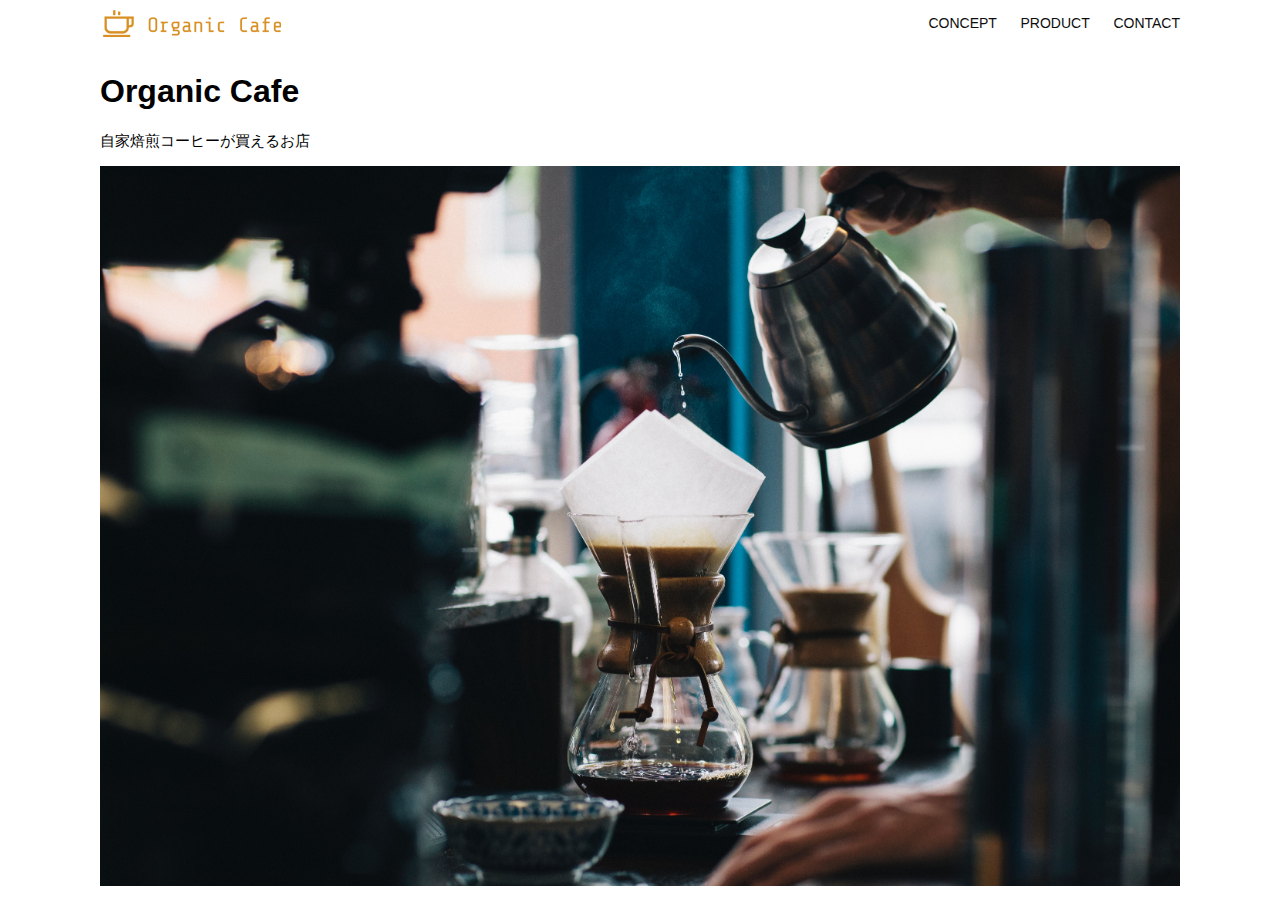
<file: html-css-kadai_013/index.html>
<!DOCTYPE html>
<html>
  <head>
    <title>Organic Cafe</title>
    <meta charset="UTF-8" />
    <meta
      name="description"
      content="自家焙煎のコーヒーがお家で楽しめるOrganic Cafe"
    />
    <meta name="viewport" content="width=device-width, initial-scale=1.0" />
    <link rel="stylesheet" href="style.css" />
  </head>
  <body>
    <!-- ヘッダー -->
    <header>
      <!-- ロゴ -->
      <a href="index.html" id="logo"
        ><img src="images/logo.png" alt="トップページに戻る"
      /></a>

      <!-- PC用ナビゲーション -->
      <nav id="nav-pc">
        <a href="index.html#concept">CONCEPT</a>
        <a href="index.html#product">PRODUCT</a>
        <a href="index.html#contact">CONTACT</a>
      </nav>
      <!-- スマホ用メニューボタン -->
      <img id="menu-sp" src="images/button-menu.png" alt="ナビゲーションを開く" onclick="document.getElementById('nav-sp').style.display = 'block'">
      <!-- スマホ用ナビゲーション -->
      <nav id="nav-sp">
        <img id="close" src="images/button-close.png" alt="ナビゲージョンを閉じる" onclick="document.getElementById('nav-sp').style.display = 'none'">
        <a id="logo-sp" href="index.html" onclick="document.getElementById('nav-sp').style.display = 'none'"><img src="images/logo-sp.png" alt="トップページに戻る"></a>        
        <a class="menu" href="index.html#concept" onclick="document.getElementById('nav-sp').style.display = 'none'">CONCEPT</a>
        <a class="menu" href="index.html#product" onclick="document.getElementById('nav-sp').style.display = 'none'">PRODUCT</a>
        <a class="menu" href="index.html#contact" onclick="document.getElementById('nav-sp').style.display = 'none'">CONTACT</a>
      </nav>
    </header>
    <main>
      <article>
        <!-- メインビジュアル -->
        <section id="main-visual">
          <div id="main-message">
            <h1>Organic Cafe</h1>
            <p>自家焙煎コーヒーが買えるお店</p>
          </div>
          <img
            src="images/main-image.jpg"
            alt="コーヒーをハンドドリップで淹れる画像"
          />
        </section>
      </article>
    </main>
  </body>
</html>
</file>
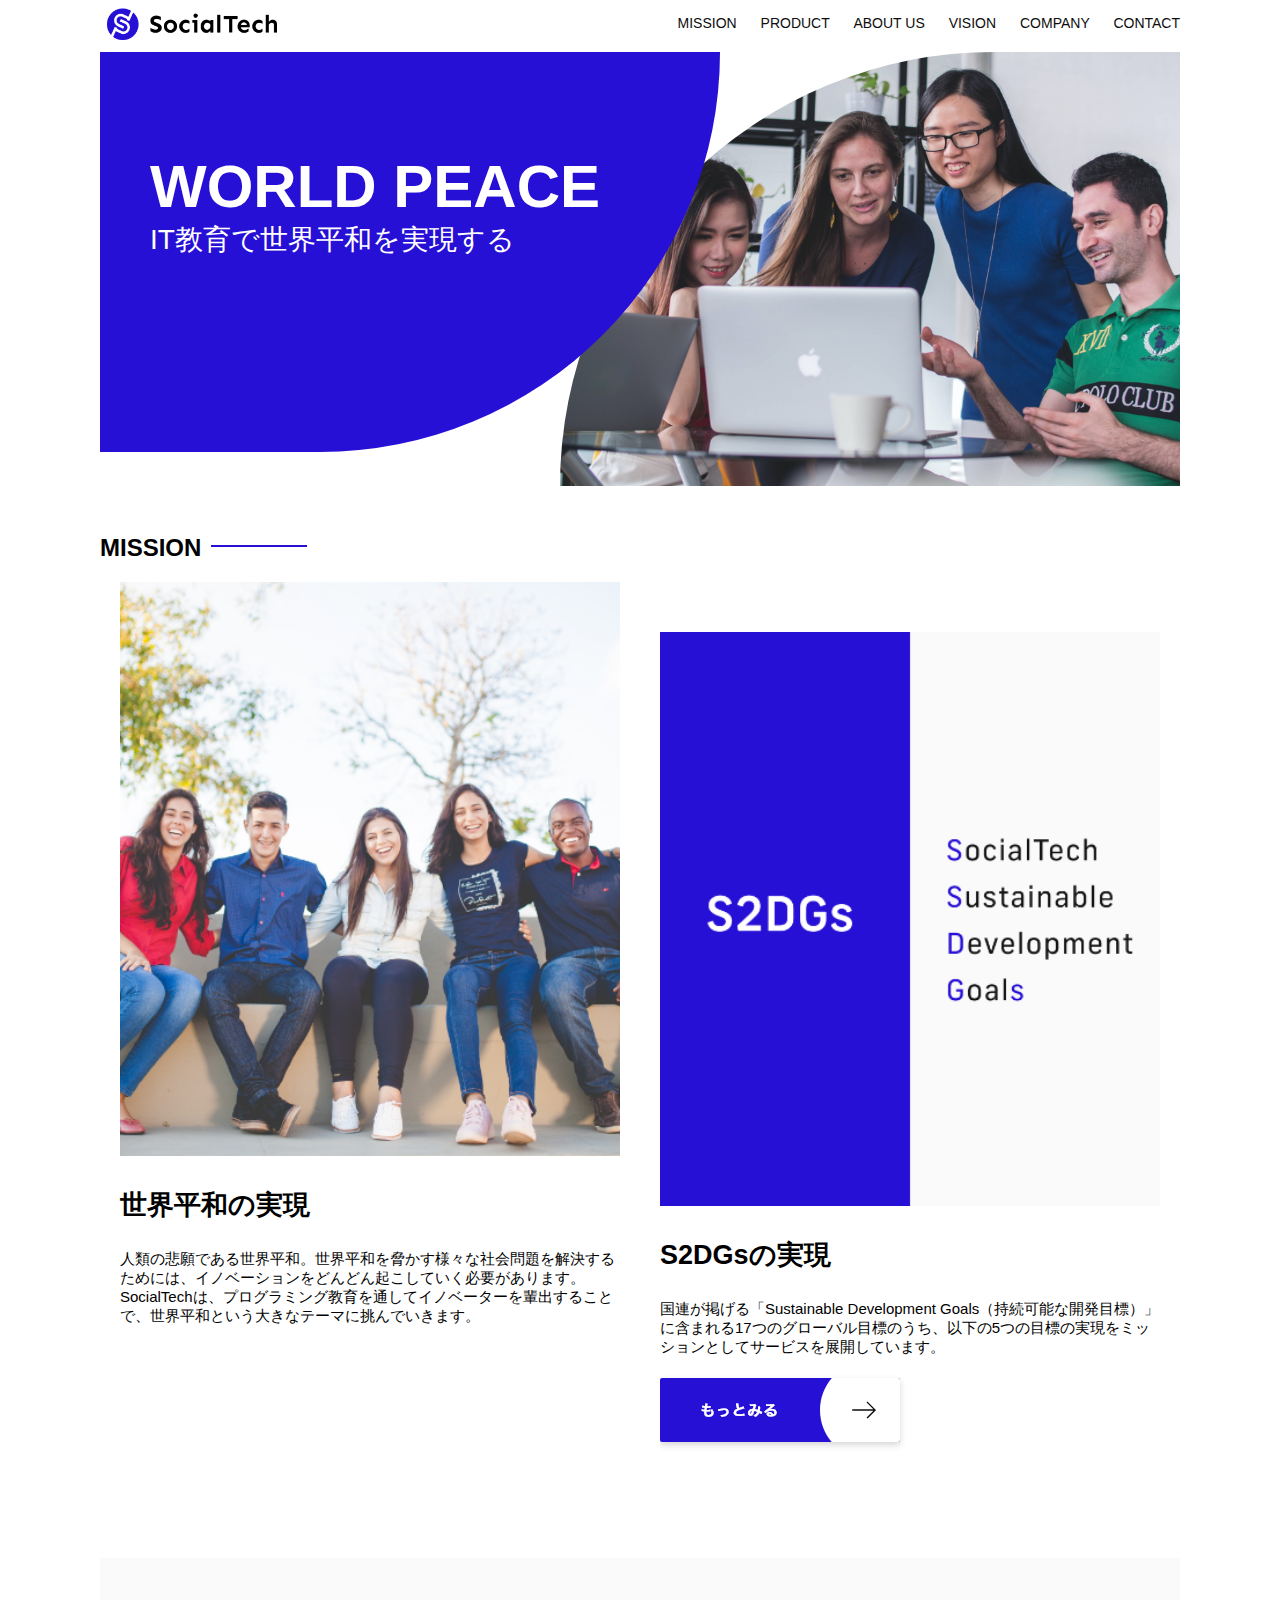
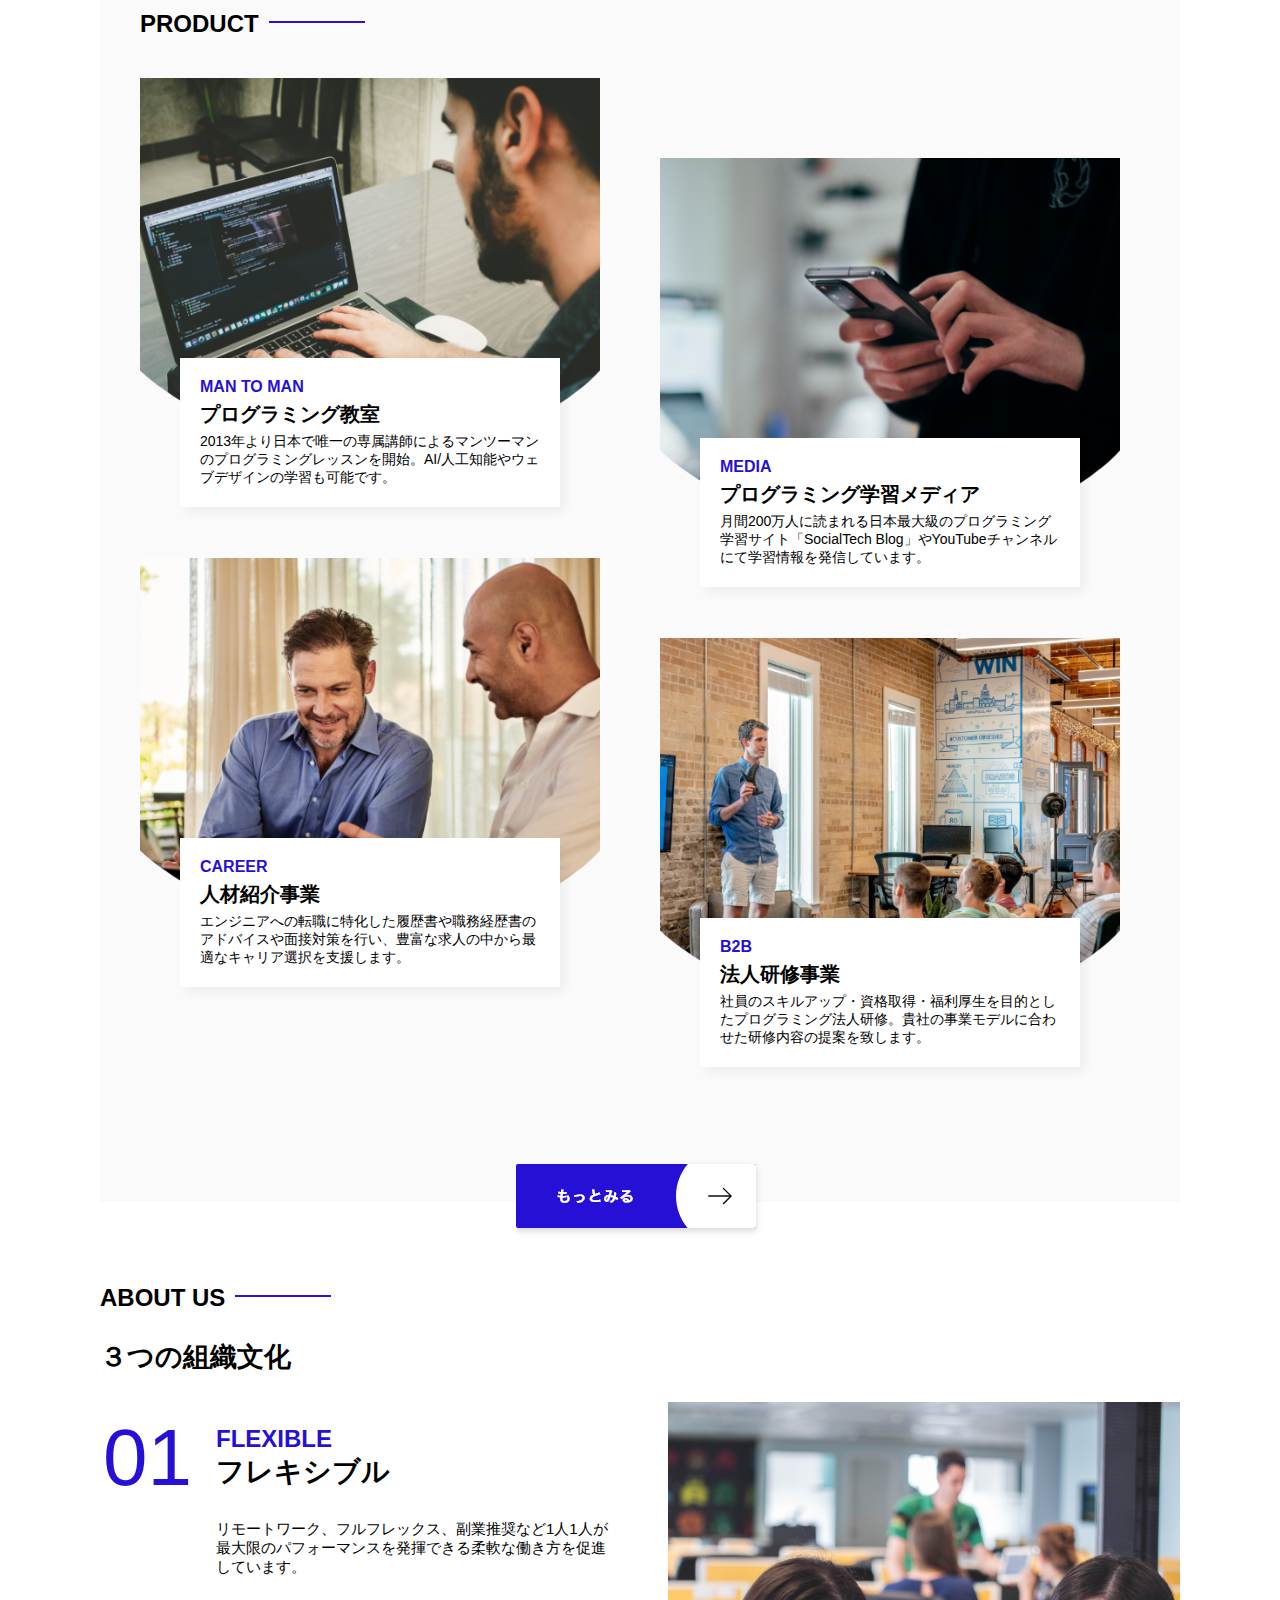
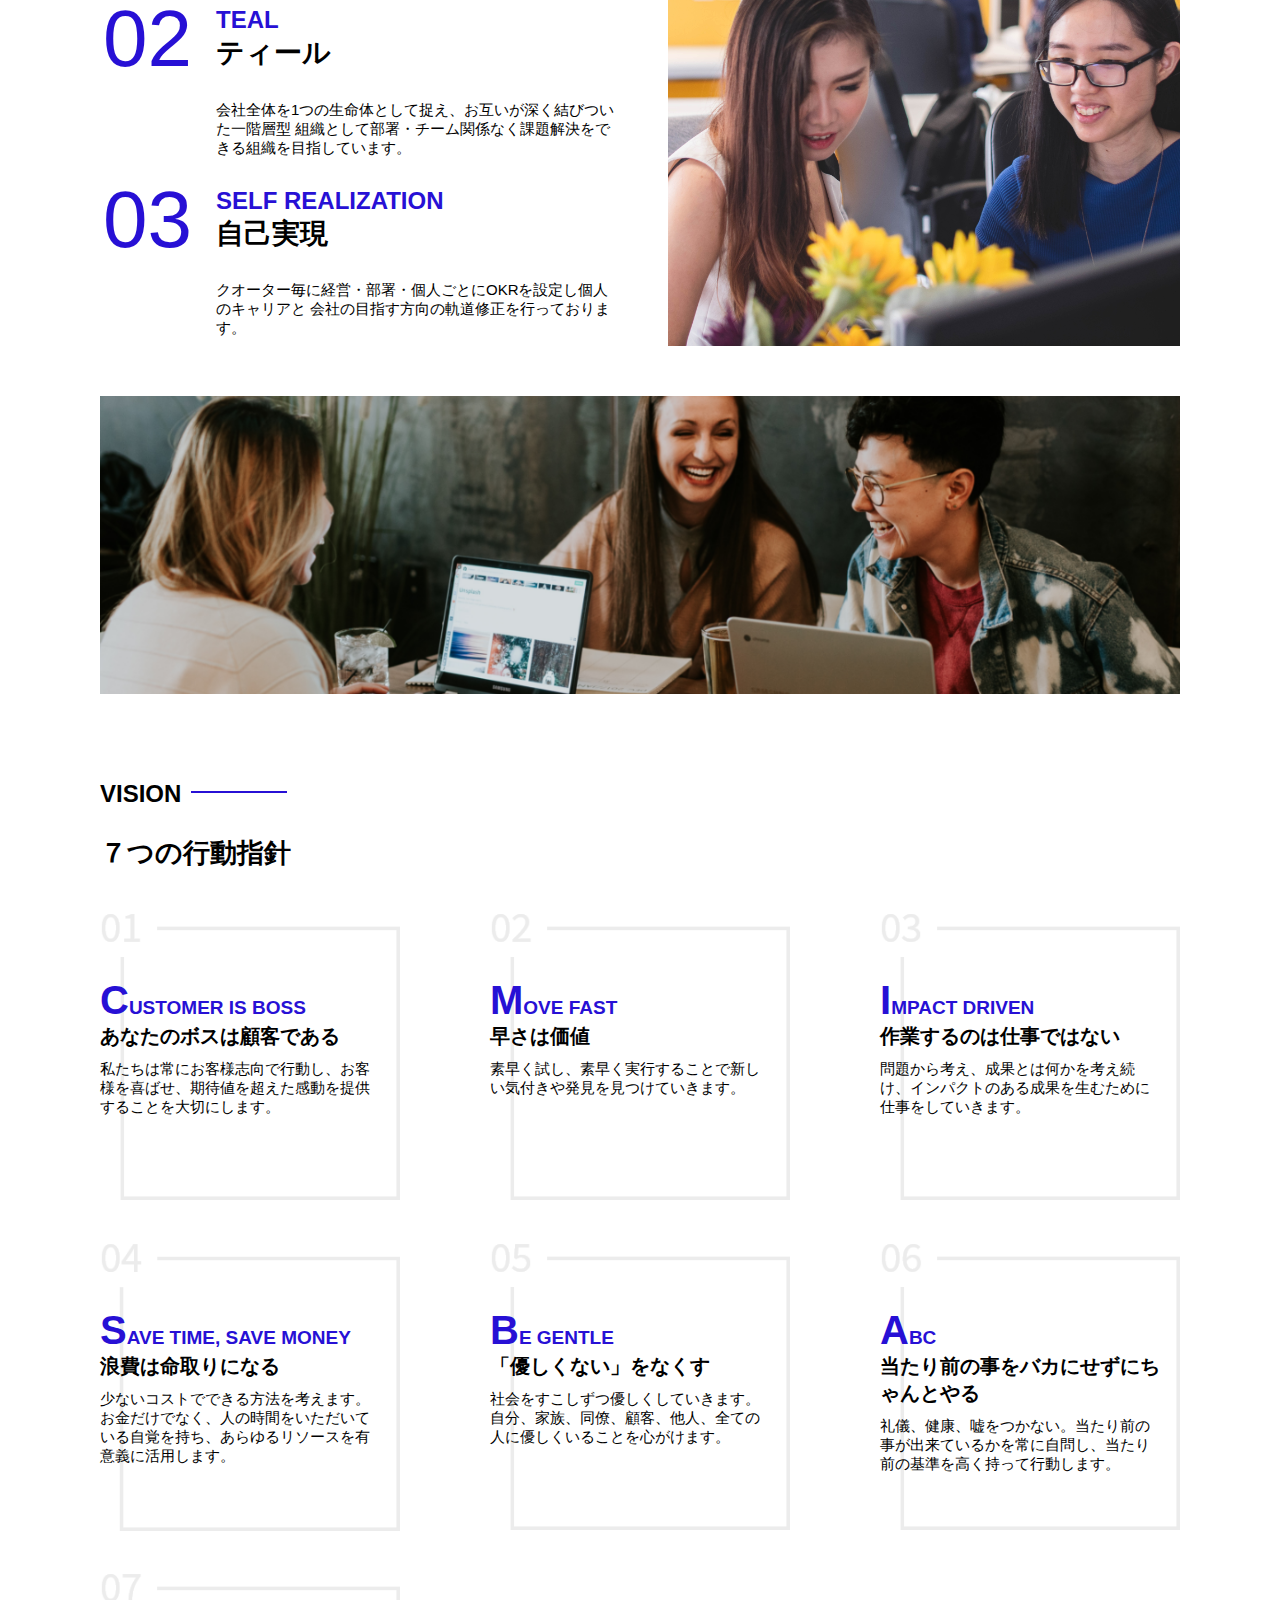
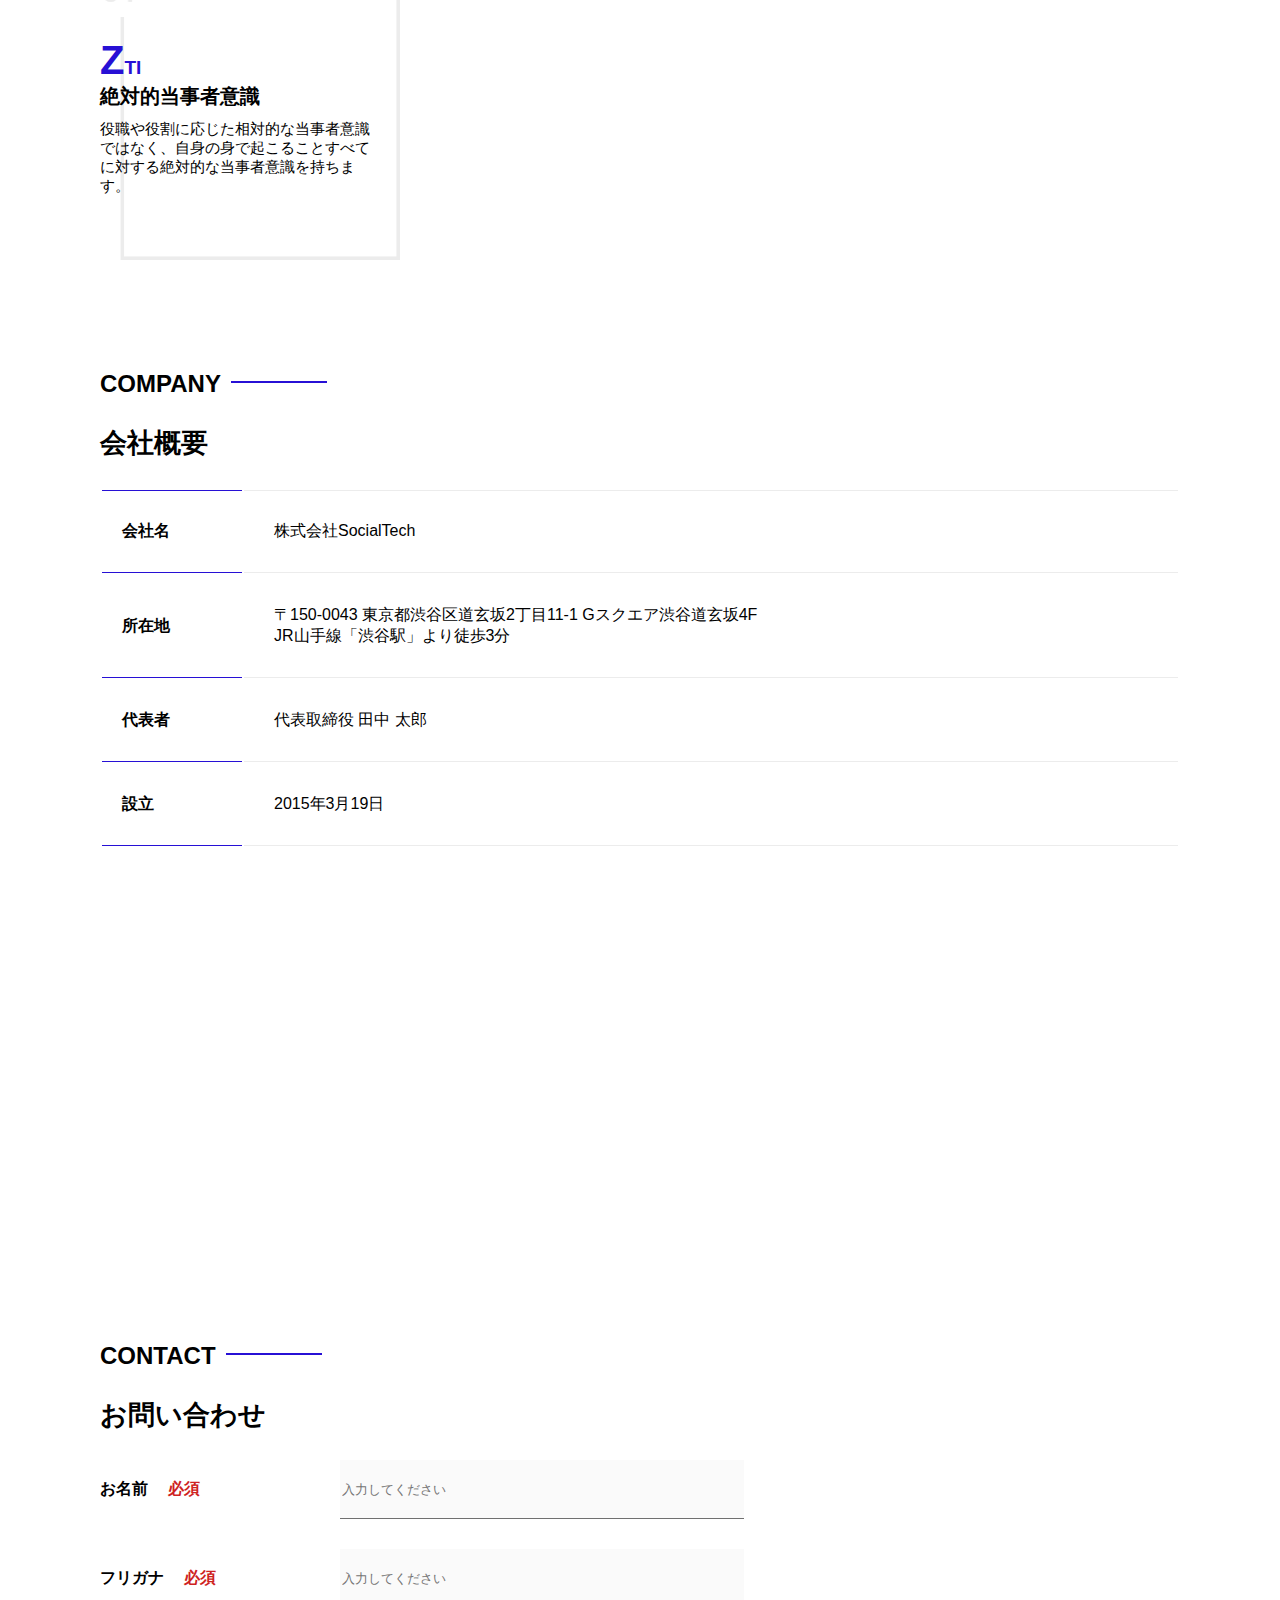
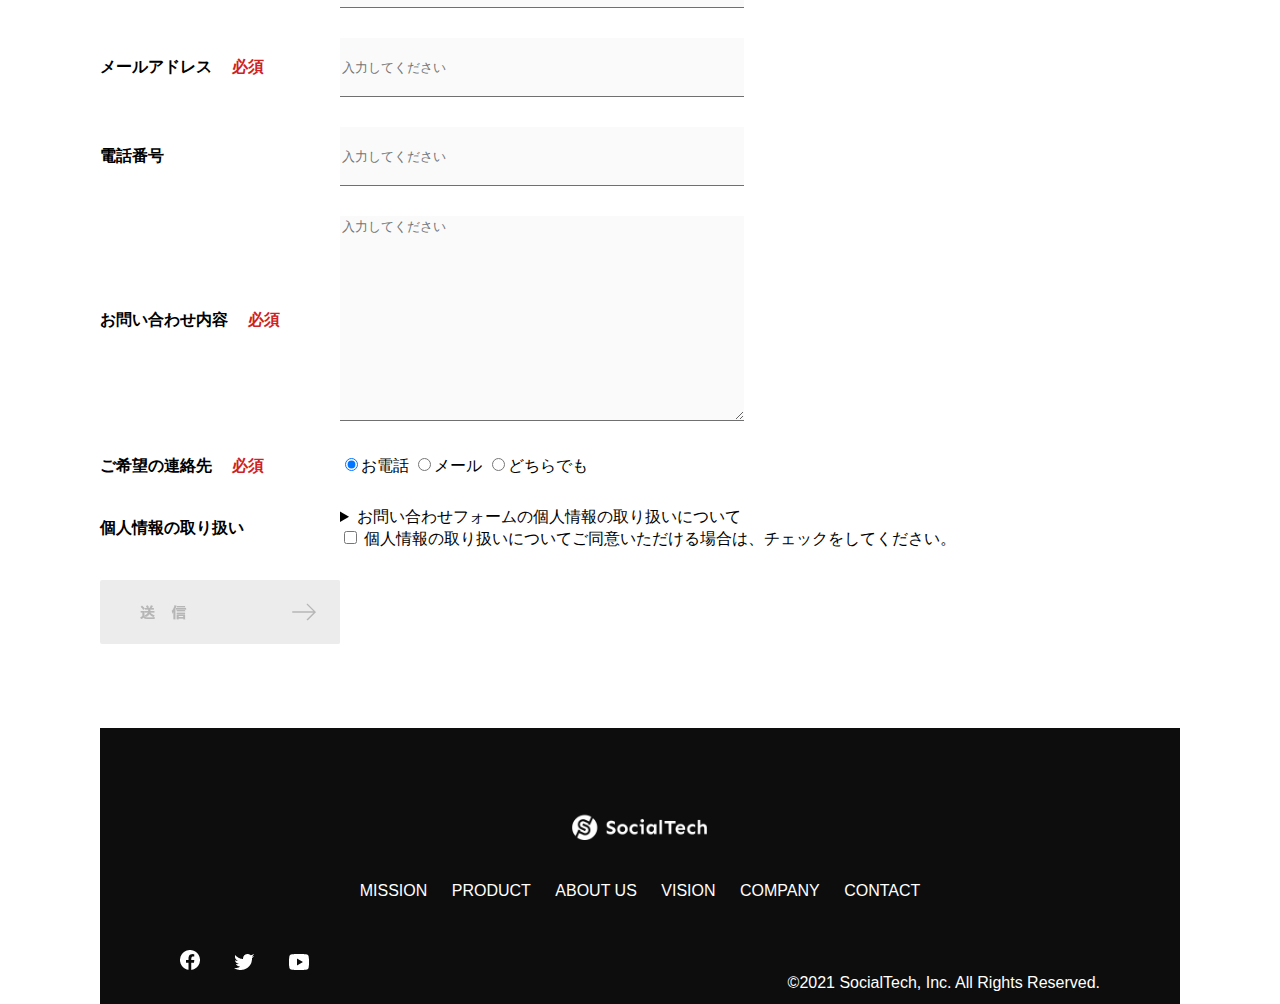
<file: kadai_tutorial_output/index.html>
<!DOCTYPE html>
<html lang="ja">
<head>
  <title>SocialTec</title>
  <meta charset="UTF-8">
  <meta name="description" content="SocialTechはEdTech業界のリーディングカンパニーを目指します。">
  <meta name="viewport" content="width=device-width, initial-scale=1.0">
  <link rel="stylesheet" href="style.css">
</head>
<body>
  <!-- ヘッダー -->
  <header>
    <!-- ロゴ -->
    <a href="index.html" id="logo"><img src="images/logo.png" alt="トップページに戻る"></a>
    <!-- PCナビゲーション -->
    <nav id="nav-pc">
      <a href="mission.html">MISSION</a>
      <a href="product.html">PRODUCT</a>
      <a href="index.html#aboutus">ABOUT US</a>
      <a href="index.html#vision">VISION</a>
      <a href="index.html#company">COMPANY</a>
      <a href="index.html#contact">CONTACT</a>
    </nav>
    <!-- スマホ用メニューボタン -->
    <img id="menu-sp" src="images/button-menu.png" alt="ナビゲーションを開く" onclick="document.getElementById('nav-sp').style.display = 'block';">
    <!-- スマホ用ナビゲーション -->
    <nav id="nav-sp">
      <img id="close" src="images/button-close.png" alt="ナビゲーションを閉じる" onclick="document.getElementById('nav-sp').style.display = 'none'">
      <a id="logo-sp" href="index.html" onclick="document.getElementById('nav-sp').style.display = 'none'"><img src="images/logo-sp.png" alt="トップページに戻る"></a>
      <a class="menu" href="mission.html" onclick="document.getElementById('nav-sp').style.display = 'none'">MISSION</a>
      <a class="menu" href="product.html" onclick="document.getElementById('nav-sp').style.display = 'none'">PRODUCT</a>
      <a class="menu" href="index.html#aboutus" onclick="document.getElementById('nav-sp').style.display = 'none'">ABOUT US</a>
      <a class="menu" href="index.html#vision" onclick="document.getElementById('nav-sp').style.display = 'none'">VISION</a>
      <a class="menu" href="index.html#company" onclick="document.getElementById('nav-sp').style.display = 'none'">COMPANY</a>
      <a class="menu" href="index.html#contact" onclick="document.getElementById('nav-sp').style.display = 'none'">CONTACT</a>
      <div id="sns">
        <a href="https://www.facebook.com/sejuku2013"><img src="images/button-facebook.png" alt="Facebookのリンク"></a>
        <a href="https://twitter.com/samuraijuku"><img src="images/button-twitter.png" alt="Twitterのリンク"></a>
        <a href="https://www.youtube.com/channel/UCCFOQO5aDK0xXam4cUQXT8g"><img src="images/button-youtube.png" alt="YouTubeのリンク"></a>
      </div>
    </nav>
  </header>
  <main>
    <article>
      <!-- メインビジュアル -->
      <section id="main-visual">
        <div id="main-message">
          <h1>WORLD PEACE</h1>
          <p>IT教育で世界平和を実現する</p>
        </div>
        <img src="images/index/index-main.png" alt="PCの周りに集まる多国籍の仲間たち">
      </section>
      <!-- ミッション -->
      <section id="mission">
        <h2 class="index-h2">MISSION</h2>
        <div id="mission-flex">
          <div>
            <img id="mission-photo" src="images/index/index-mission.png" alt="屋外のベンチで写真を撮影する多国籍の仲間たち">
            <h3>世界平和の実現</h3>
            <p>
              人類の悲願である世界平和。世界平和を脅かす様々な社会問題を解決するためには、イノベーションをどんどん起こしていく必要があります。SocialTechは、プログラミング教育を通してイノベーターを輩出することで、世界平和という大きなテーマに挑んでいきます。
             </p>
          </div>
          <div>
            <img id="s2dgs" src="images/index/s2dgs.png" alt="S2DGs">
            <h3>S2DGsの実現</h3>
            <p>国連が掲げる「Sustainable Development Goals（持続可能な開発目標）」に含まれる17つのグローバル目標のうち、以下の5つの目標の実現をミッションとしてサービスを展開しています。</p>
            <a href="mission.html">
              <img src="images/button-more.png" alt="もっとみる">
            </a>
          </div>
        </div>
      </section>
      <!-- プロダクト -->
      <section id="product">
        <h2 class="index-h2">PRODUCT</h2>
        <div>
          <div id="product-left">
            <div>
              <img class="product-photo" src="images/index/index-mantoman.png" alt="PCでコードを書く男性">
              <div class="product-explain">
                <span>MAN TO MAN</span>
                <h3>プログラミング教室</h3>
                <p>2013年より日本で唯一の専属講師によるマンツーマンのプログラミングレッスンを開始。AI/人工知能やウェブデザインの学習も可能です。</p>
              </div>
            </div>
            <div>
              <img class="product-photo" src="images/index/index-career.png" alt="笑顔で話し合う２人の男性">
              <div class="product-explain">
                <span>CAREER</span>
                <h3>人材紹介事業</h3>
                <p>エンジニアへの転職に特化した履歴書や職務経歴書のアドバイスや面接対策を行い、豊富な求人の中から最適なキャリア選択を支援します。</p>
              </div>
            </div>
          </div>
          <div id="product-right">
            <div>
              <img class="product-photo" src="images/index/index-media.png" alt="スマートフォンを操作する人">
              <div class="product-explain">
                <span>MEDIA</span>
                <h3>プログラミング学習メディア</h3>
                <p>月間200万人に読まれる日本最大級のプログラミング学習サイト「SocialTech Blog」やYouTubeチャンネルにて学習情報を発信しています。</p>
              </div>
            </div>
            <div>
              <img class="product-photo" src="images/index/index-b2b.png" alt="講演中の男性とそれを聴く人々">
              <div class="product-explain">
                <span>B2B</span>
                <h3>法人研修事業</h3>
                <p>社員のスキルアップ・資格取得・福利厚生を目的としたプログラミング法人研修。貴社の事業モデルに合わせた研修内容の提案を致します。</p>
              </div>
            </div>
          </div>
        </div>
        <div>
          <a id="product-more" href="product.html">
            <img src="images/button-more.png" alt="もっとみる">
          </a>
        </div>
      </section>
      <!-- ABOUT US -->
      <section id="aboutus">
        <h2 class="index-h2">ABOUT US</h2>
        <h3>３つの組織文化</h3>
        <div>
          <table class="culture-table">
            <tr>
              <td>
                <span class="culture-num">01</span>
              </td>
              <td>
                <span class="culture-en">FLEXIBLE</span>
                <span class="culture-jp">フレキシブル</span>
              </td>
            </tr>
            <tr>
              <td>
                <!-- 空のセル -->
              </td>
              <td>
                <p class="culture-description">
                  リモートワーク、フルフレックス、副業推奨など1人1人が最大限のパフォーマンスを発揮できる柔軟な働き方を促進しています。
                </p>
              </td>
            </tr>
            <tr>
              <td>
                <span class="culture-num">02</span>
              </td>
              <td>
                <span class="culture-en">TEAL</span>
                <span class="culture-jp">ティール</span>
              </td>
            </tr>
            <tr>
              <td>
                <!-- 空のセル -->
              </td>
              <td>
                <p class="culture-description">
                  会社全体を1つの生命体として捉え、お互いが深く結びついた一階層型
                  組織として部署・チーム関係なく課題解決をできる組織を目指しています。
                </p>
              </td>
            </tr>
            <tr>
              <td>
                <span class="culture-num">03</span>
              </td>
              <td>
                <span class="culture-en">SELF REALIZATION</span>
                <span class="culture-jp">自己実現</span>
              </td>
            </tr>
            <tr>
              <td>
                <!-- 空のセル -->
              </td>
              <td>
                <p class="culture-description">
                  クオーター毎に経営・部署・個人ごとにOKRを設定し個人のキャリアと
                  会社の目指す方向の軌道修正を行っております。
                </p>
              </td>
            </tr>
          </table>
            <img class="culture-img" src="images/index/index-aboutus1.png" alt="笑顔で話し合う2人の女性">
        </div>
          <img class="culture-img2" src="images/index/index-aboutus2.png" alt="笑顔で話し合う３人の男女">
      </section>
      <!-- VISION -->
      <section id="vision">
        <h2 class="index-h2">VISION</h2>
        <h3>７つの行動指針</h3>
        <div>
          <div class="vision-box">
            <img src="images/index/vision-01.png" alt="01">
              <span>
                <h4>CUSTOMER IS BOSS</h4>
                <h5>あなたのボスは顧客である</h5>
                <p>私たちは常にお客様志向で行動し、お客様を喜ばせ、期待値を超えた感動を提供することを大切にします。</p>
              </span>
            </div>
            <div class="vision-box">
              <img src="images/index/vision-02.png" alt="02">
              <span>
                <h4>MOVE FAST</h4>
                <h5>早さは価値</h5>
                <p>素早く試し、素早く実行することで新しい気付きや発見を見つけていきます。</p>
              </span>
            </div>
            <div class="vision-box">
              <img src="images/index/vision-03.png" alt="03">
              <span>
                <h4>IMPACT DRIVEN</h4>
                <h5>作業するのは仕事ではない</h5>
                <p>問題から考え、成果とは何かを考え続け、インパクトのある成果を生むために仕事をしていきます。</p>
              </span>
            </div>
            <div class="vision-box">
              <img src="images/index//vision-04.png" alt="04">
              <span>
                <h4>SAVE TIME, SAVE MONEY</h4>
                <h5>浪費は命取りになる</h5>
                <p>少ないコストでできる方法を考えます。お金だけでなく、人の時間をいただいている自覚を持ち、あらゆるリソースを有意義に活用します。</p>
              </span>
            </div>
            <div class="vision-box">
              <img src="images/index/vision-05.png" alt="05">
              <span>
                <h4>BE GENTLE</h4>
                <h5>「優しくない」をなくす</h5>
                <p>社会をすこしずつ優しくしていきます。自分、家族、同僚、顧客、他人、全ての人に優しくいることを心がけます。</p>
              </span>
            </div>
            <div class="vision-box">
              <img src="images/index/vision-06.png" alt="06">
              <span>
                <h4>ABC</h4>
                <h5>当たり前の事をバカにせずにちゃんとやる</h5>
                <p>礼儀、健康、嘘をつかない。当たり前の事が出来ているかを常に自問し、当たり前の基準を高く持って行動します。</p>
              </span>
            </div>
            <div class="vision-box">
              <img src="images/index/vision-07.png" alt="07">
              <span>
                <h4>ZTI</h4>
                <h5>絶対的当事者意識</h5>
                <p>役職や役割に応じた相対的な当事者意識ではなく、自身の身で起こることすべてに対する絶対的な当事者意識を持ちます。</p>
              </span>
            </div>
          </div>
        </div>
      </section>
      <!-- COMPANY -->
      <section id="company">
        <h2 class="index-h2">COMPANY</h2>
        <h3>会社概要</h3>
        <table id="company-table">
          <tr>
            <th class="tableheader-first">会社名</th>
            <td class="cell-first">株式会社SocialTech</td>
          </tr>
          <tr>
            <th class="tableheader">所在地</th>
            <td class="cell">〒150-0043 東京都渋谷区道玄坂2丁目11-1 Gスクエア渋谷道玄坂4F<br>JR山手線「渋谷駅」より徒歩3分</td>
          </tr>
          <tr>
            <th class="tableheader">代表者</th>
            <td class="cell">代表取締役 田中 太郎</td>
          </tr>
          <tr>
            <th class="tableheader">設立</th>
            <td class="cell">2015年3月19日</td>
          </tr>
        </table>
        <iframe src="https://www.google.com/maps/embed?pb=!1m18!1m12!1m3!1d7584.628093609441!2d139.6905513743236!3d35.654054714525145!2m3!1f0!2f0!3f0!3m2!1i1024!2i768!4f13.1!3m3!1m2!1s0x60188be0535d9a81%3A0xb09a6e9018e3debd!2z44CSMTUwLTAwNDMg5p2x5Lqs6YO95riL6LC35Yy66YGT546E5Z2C77yS5LiB55uu77yR77yR4oiS77yR!5e0!3m2!1sja!2sjp!4v1716347044728!5m2!1sja!2sjp" width="600" height="450" style="border:0;" allowfullscreen="" loading="lazy" referrerpolicy="no-referrer-when-downgrade"
        style="border: 0;" allowfullscreen="" loading="lazy">
        </iframe>
      </section>
      <!-- お問い合わせフォーム -->
      <section id="contact">
        <h2 class="index-h2">CONTACT</h2>
       <h3>お問い合わせ</h3>
       <!-- STATIC FORMSのフォームタグ -->
       <form action="https://api.staticforms.xyz/submit" method="post">
          <input type="text" name="honeypot" style="display:none">
          <!-- STATIC FORMSのアクセスキー -->
          <input type="hidden" name="accessKey" value="af2b7536-5feb-4624-8ea2-acb46ac82b17">
          <!--メールのタイトル-->
          <input type="hidden" name="subject" value="Contact us from - example.com" />
          <!--送信先のメールアドレスをvalueに設定する-->
          <input type="hidden" name="replyTo" value="@m1202.pon@gmail.com">
          <!--redirectToのURLは公開後のURLへリンクする-->
          <input type="hidden" name="redirectTo" value=" ">
          <div>
            <div class="contact-heading">
              <label class="contact-label">お名前<span class="contact-span">必須</span></label>
            </div>
            <div>
              <input type="text" name="name" placeholder="入力してください" class="contact-textbox">
            </div>
          </div>
          <div>
            <div class="contact-heading">
              <label class="contact-label">フリガナ<span class="contact-span">必須</span></label>
            </div>
            <div>
              <input type="text" name="hurigana" placeholder="入力してください" class="contact-textbox">
            </div>
          </div>
          <div>
            <div class="contact-heading">
              <label class="contact-label">メールアドレス<span class="contact-span">必須</span></label>
            </div>
            <div>
              <input type="text" name="email" placeholder="入力してください" class="contact-textbox">
            </div>
          </div>
          <div>
            <div class="contact-heading">
              <label class="contact-label">電話番号</label>
            </div>
            <div>
              <input type="text" name="tel" placeholder="入力してください" class="contact-textbox">
            </div>
          </div>
          <div>
            <div class="contact-heading">
              <label class="contact-label">お問い合わせ内容<span class="contact-span">必須</span></label>
            </div>
            <div>
              <textarea class="contact-textarea" placeholder="入力してください" name="message"></textarea>
            </div>
          </div>
          <div>
            <div class="contact-heading">
              <label class="contact-label">ご希望の連絡先<span class="contact-span">必須</span></label>
            </div>
            <div>
              <input class="radiobutton" type="radio" value="tel" name="contact" checked><label>お電話</label>
              <input class="radiobutton" type="radio" value="mail" name="contact"><label>メール</label>
              <input class="radiobutton" type="radio" value="both" name="contact"><label>どちらでも</label>
            </div>
          </div>  
          <div>
            <div class="contact-heading">
              <label class="contact-label">個人情報の取り扱い</label>
            </div>
            <div>
              <details>
                <summary>お問い合わせフォームの個人情報の取り扱いについて</summary>
                <div>
                  <span>１．組織の名称又は氏名</span><br>
                  株式会社SocialTech<br><br>
                  <span>２．個人情報保護管理者（若しくはその代理人）の氏名又は職名、所属及び連絡先
                    鈴木 一郎 コーポレート部</span><br>
                  メールアドレス：support@socialtech.net<br>
                  TEL：03-xxxx-xxxx<br>
                  <span>３．個人情報の利用目的</span><br>
                  ・本サービス及び本サービスに関連する情報の提供又はそれらに関する連絡のため<br>
                  ・ユーザーの本人確認のため<br>
                  ・当社サービスのご案内のため<br>
                  ・当社の商品等の広告または宣伝（電子メールによるものを含むものとします。）<br><br>
                  <span>４．個人情報の取り扱い業務の委託</span><br>
                  個人情報の取扱業務の全部または一部を外部に業務委託する場合があります。<br>
                  その際、弊社は、個人情報を適切に保護できる管理体制を敷き実行していることを条件として<br>
                  委託先を厳選したうえで、機密保持契約を委託先と締結し、お客様の個人情報を厳密に管理させます。<br><br>
                  <span>５．個人情報の開示等の請求</span><br>
                  お客様は、弊社に対してご自身の個人情報の開示等（利用目的の通知、開示、内容の訂正・追加・削除、利用の停止または消去、第三者への提供の停止）に関して、当社問合わせ窓口に申し出ることができます。<br>
                  その際、弊社はお客様ご本人を確認させていただいたうえで、合理的な期間内に対応いたします。<br><br>
                  なお、個人情報に関する弊社問合わせ先は、次の通りです。<br><br>
                  株式会社SocialTech　個人情報問合せ窓口<br>
                  〒150-0043　東京都渋谷区道玄坂2丁目11-1 Ｇスクエア渋谷道玄坂 4F<br>
                  メールアドレス：support@socialtech.net　TEL：03-xxxx-xxxx<br><br>
                  <span>６．個人情報を提供されることの任意性について</span><br><br>
                  お客様がご自身の個人情報を弊社に提供されるか否かは、お客様のご判断によりますが、もしご提供されない場合には、適切なサービスが提供できない場合がありますので予めご了承ください。
                </div>
              </details>
              <input type="checkbox" name="agree">
              <span>個人情報の取り扱いについてご同意いただける場合は、チェックをしてください。</span>
            </div>
          </div>
          <input type="image" src="images/button-submit.png" alt="送信する">
       </form>
      </section>
    </article>
    <footer>
      <div id="footer-logo">
        <img src="images/logo-sp.png" alt="SocialTech">
      </div>
      <div id="footer-link">
        <a href="mission.html">MISSION</a>
        <a href="product.html">PRODUCT</a>
        <a href="index.html#aboutus">ABOUT US</a>
        <a href="index.html#vision">VISION</a>
        <a href="index.html#company">COMPANY</a>
        <a href="index.html#contact">CONTACT</a>
      </div>
      <div id="sns-footer">
        <a href="https://www.facebook.com/sejuku2013"><img src="images/button-facebook.png" alt="Facebookのリンク"></a>
        <a href="https://twitter.com/samuraijuku"><img src="images/button-twitter.png" alt="Twitterのリンク"></a>
        <a href="https://www.youtube.com/channel/UCCFOQO5aDK0xXam4cUQXT8g"><img src="images/button-youtube.png" alt="YouTubeのリンク"></a>
      </div>
      <span id="copyright">&copy;2021 SocialTech, Inc. All Rights Reserved.</span>
    </footer>
  </main>
</body>

</html>
</file>
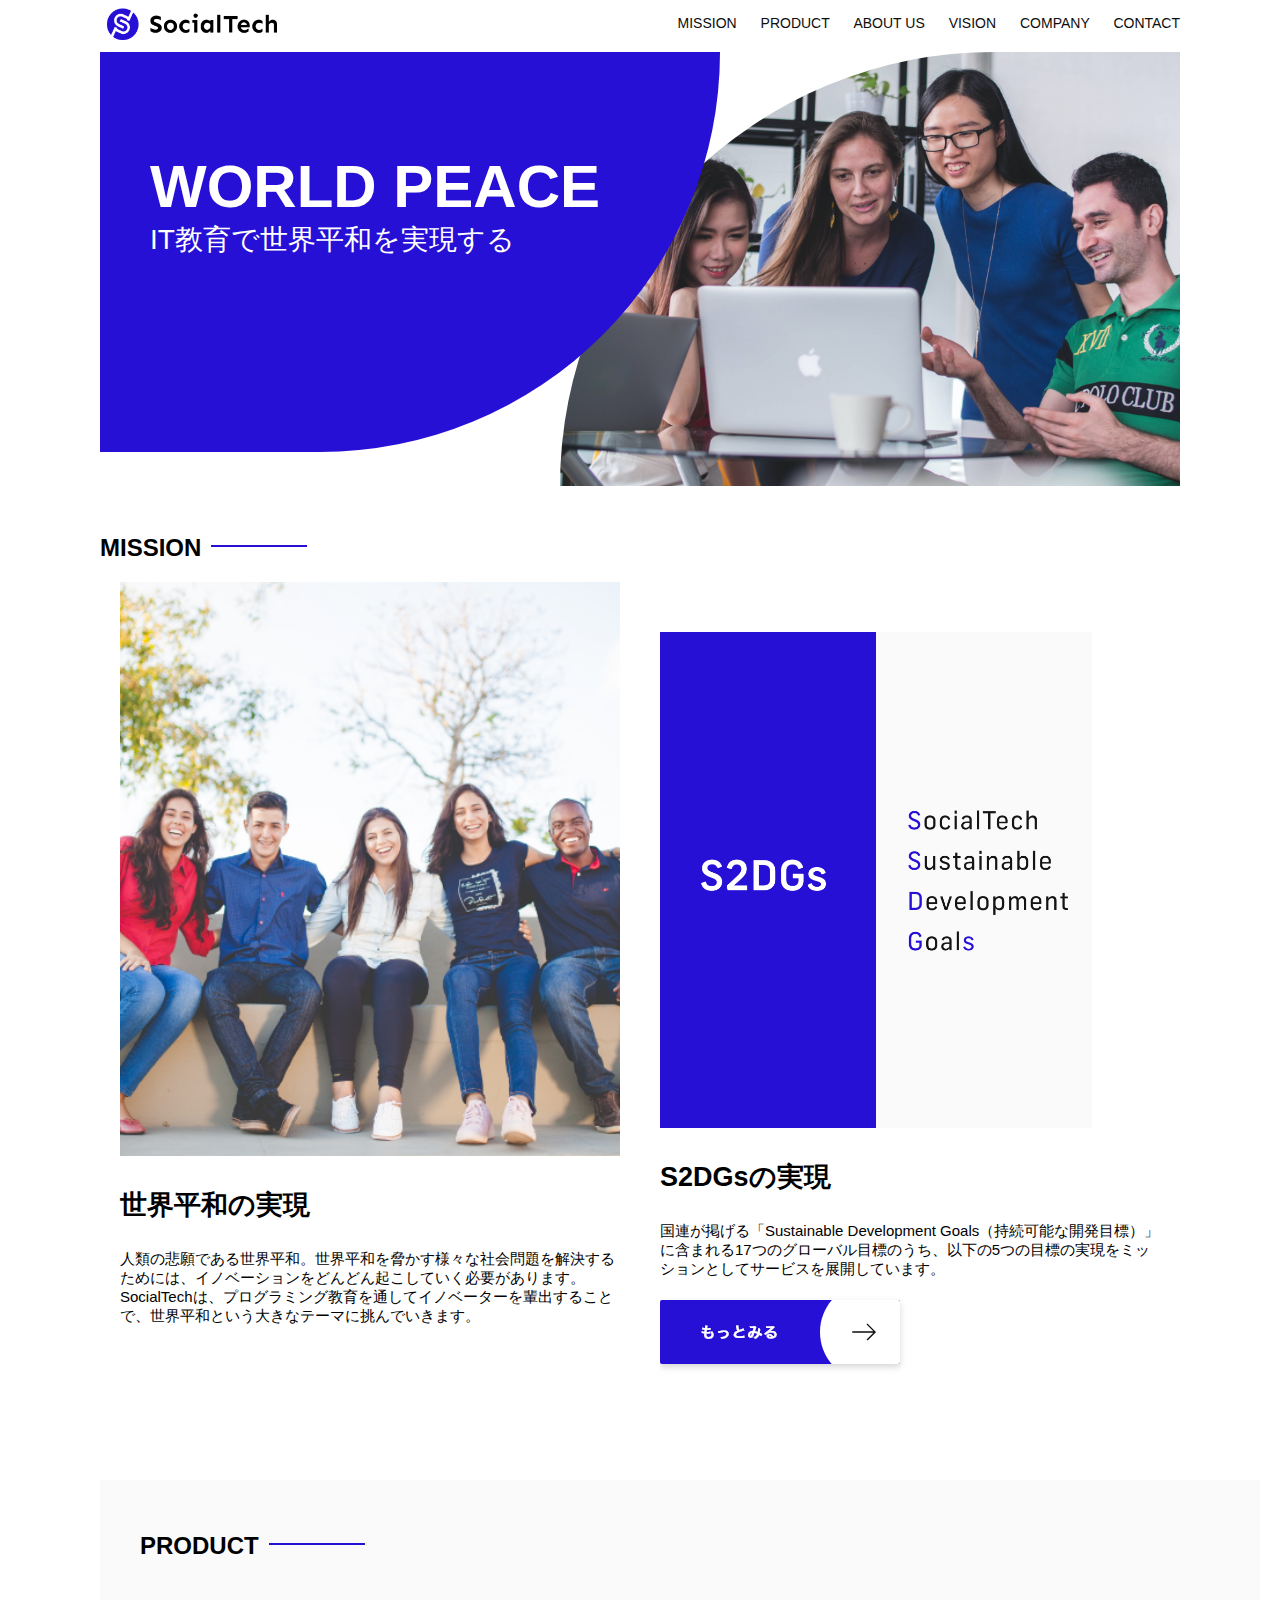
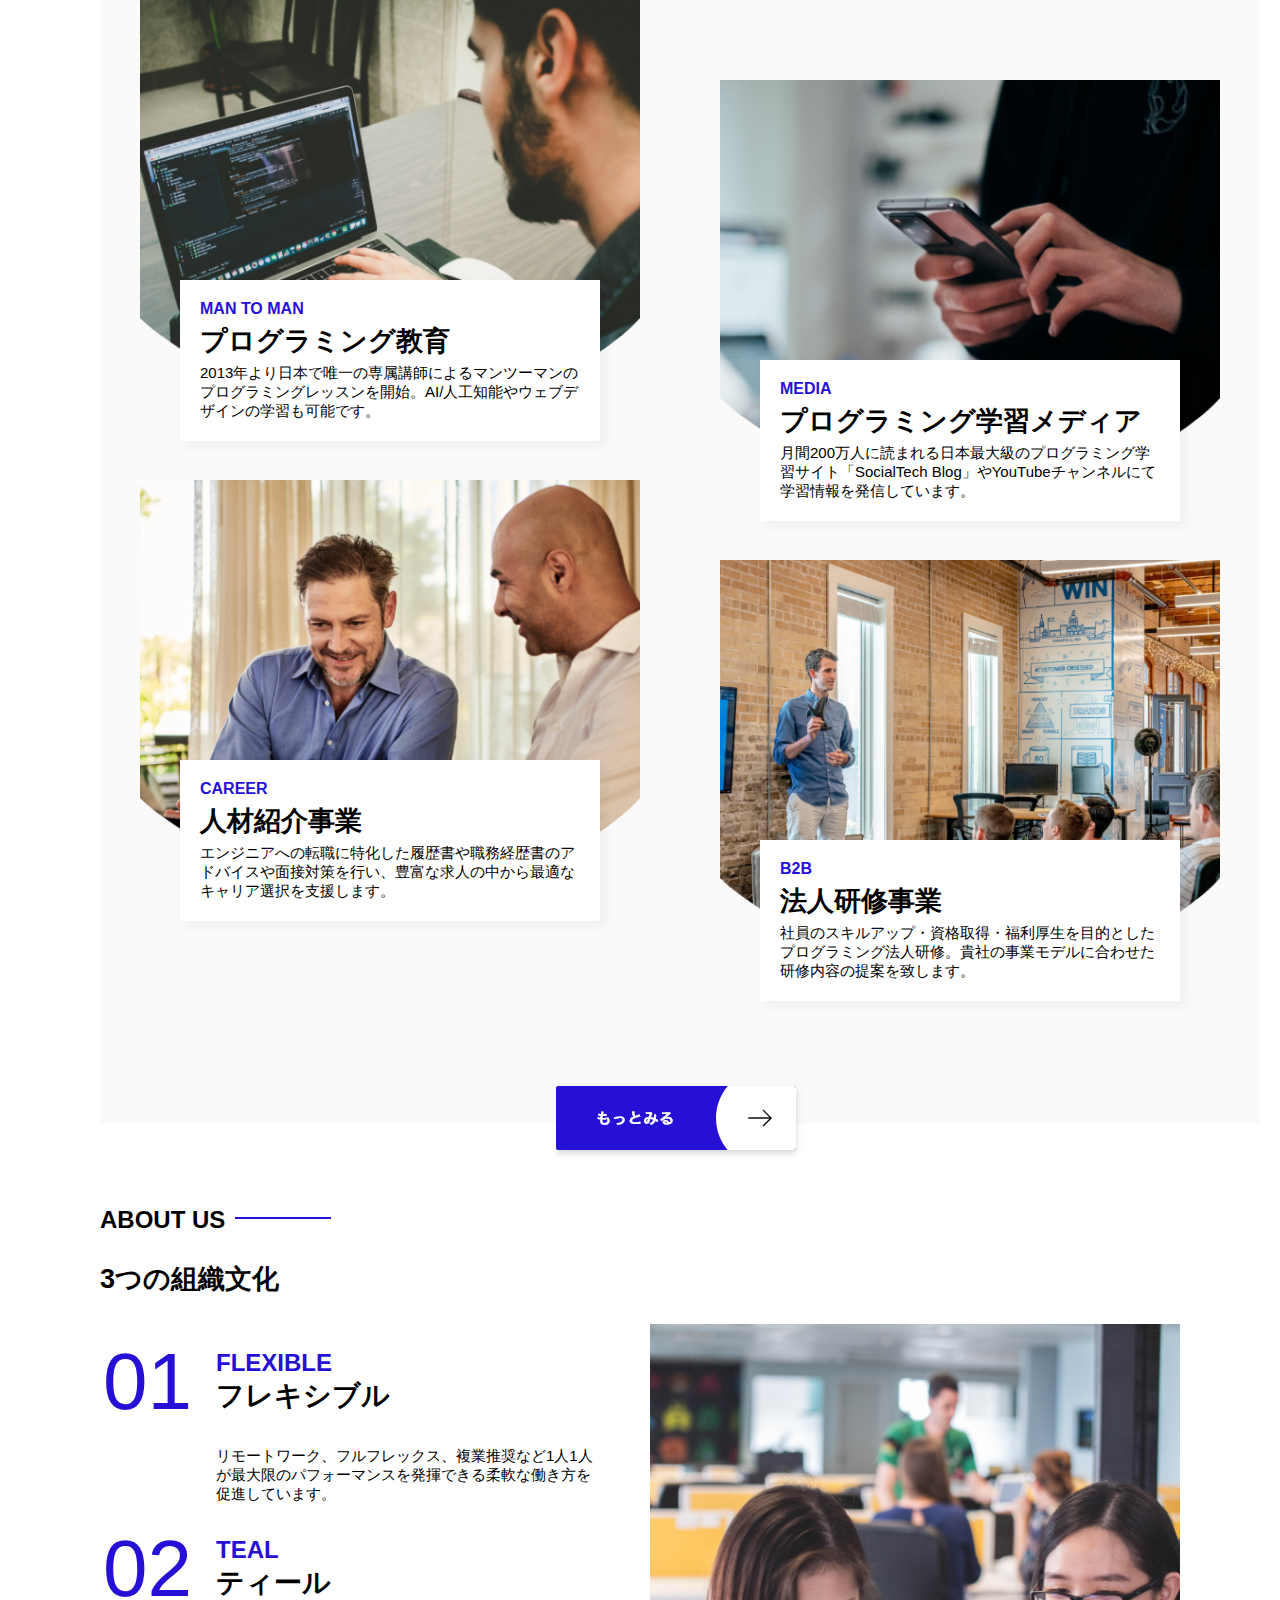
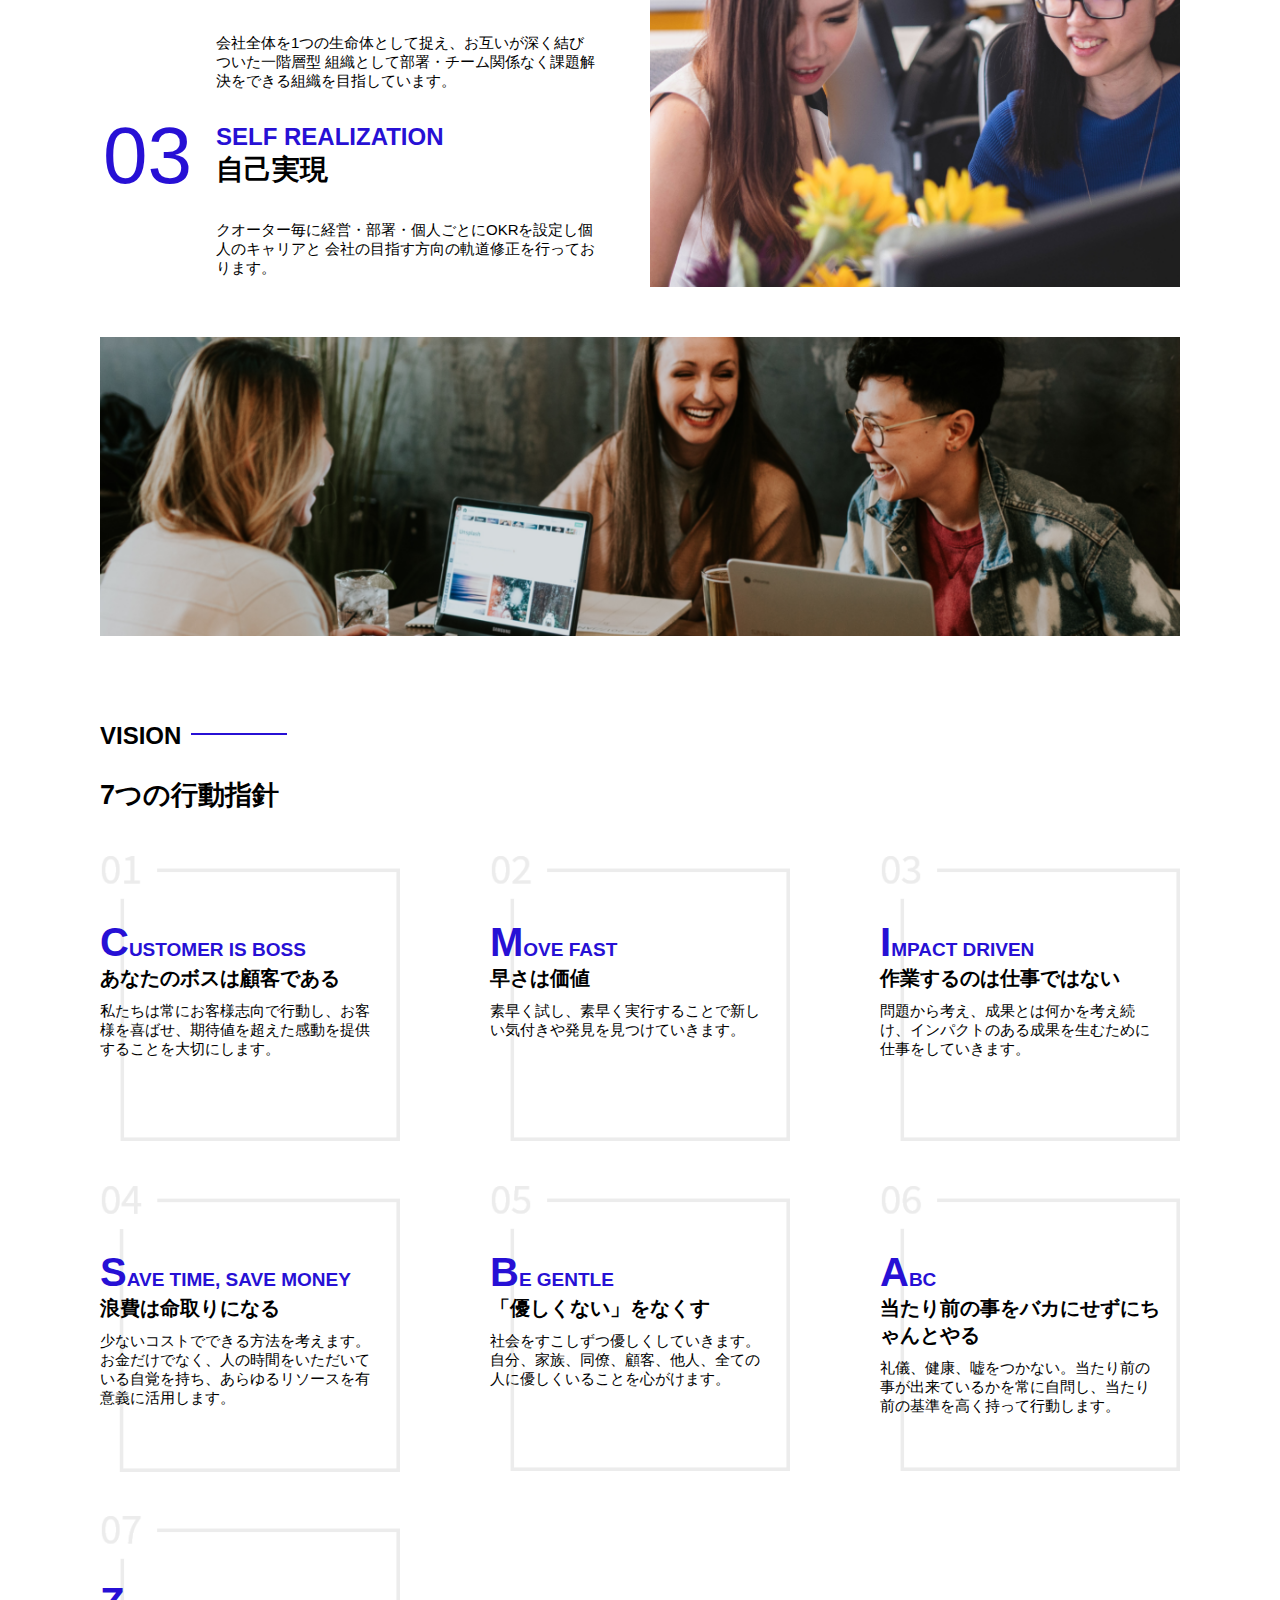
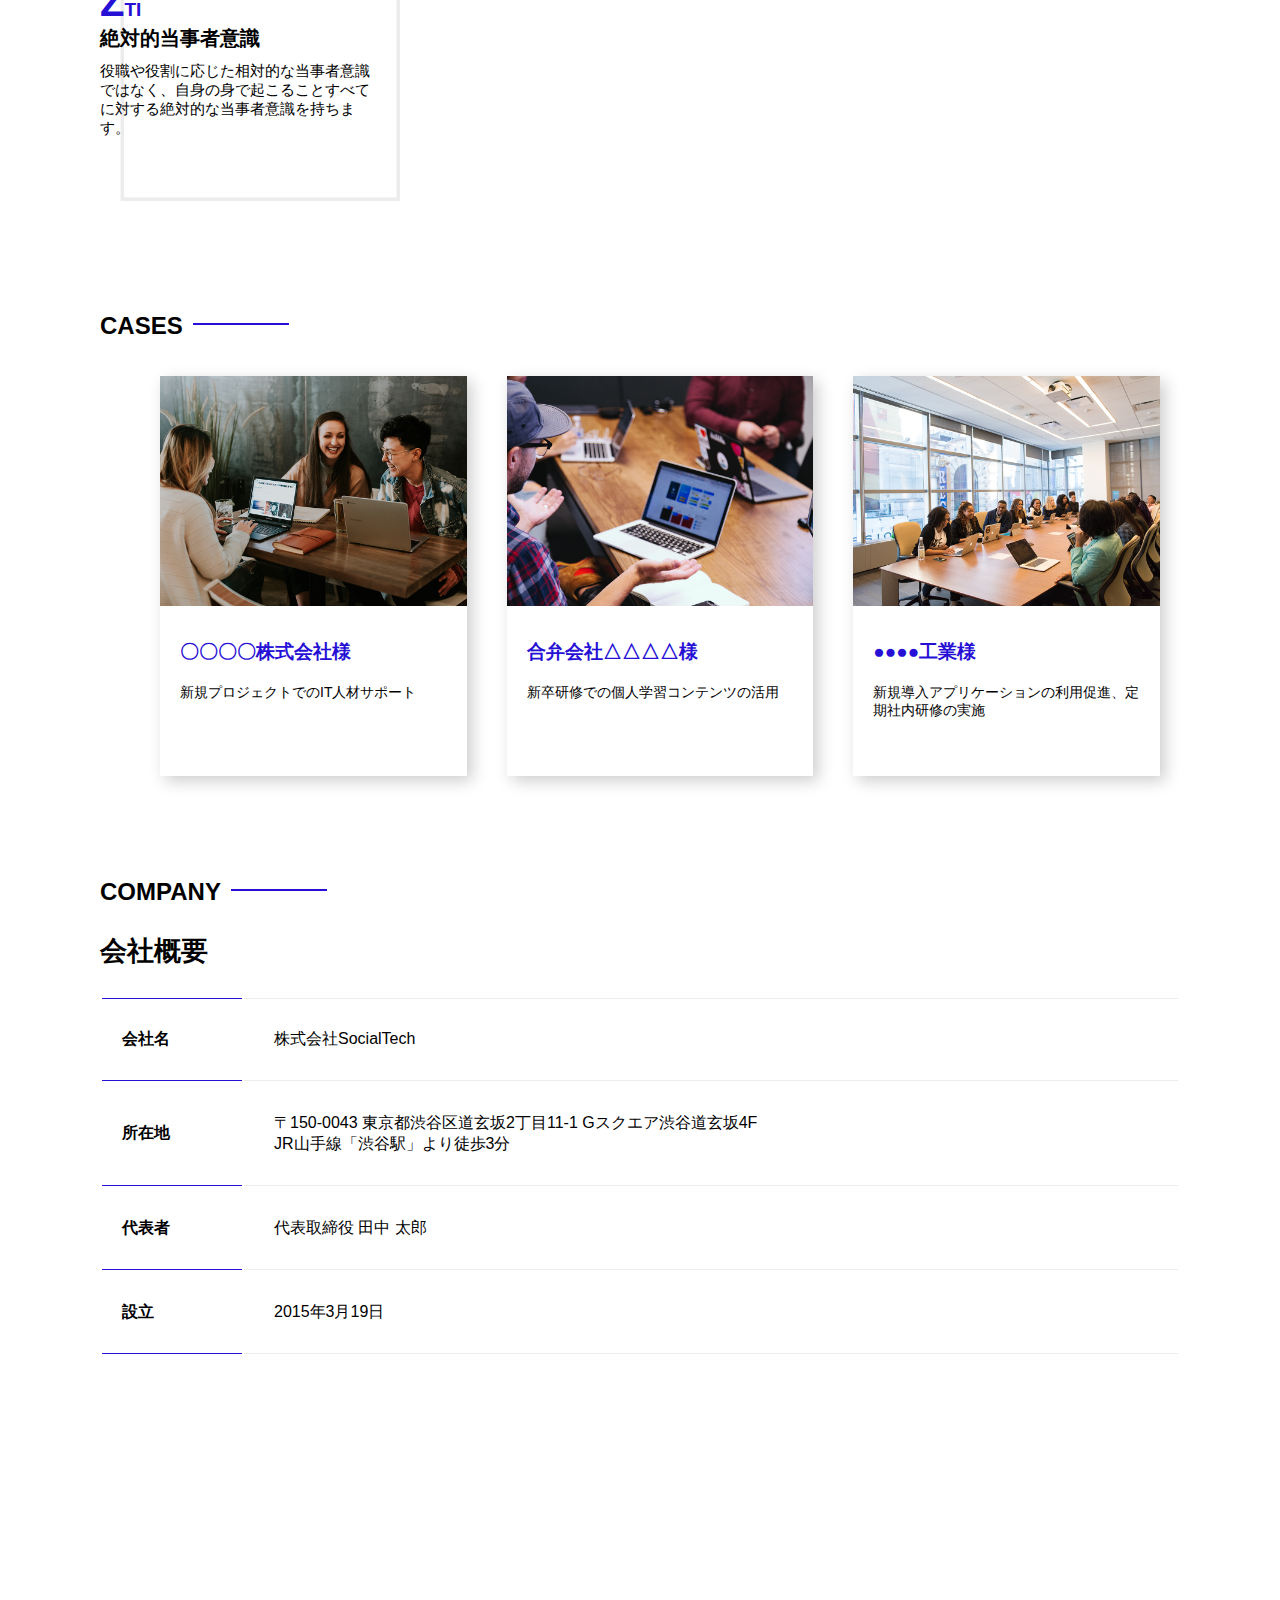
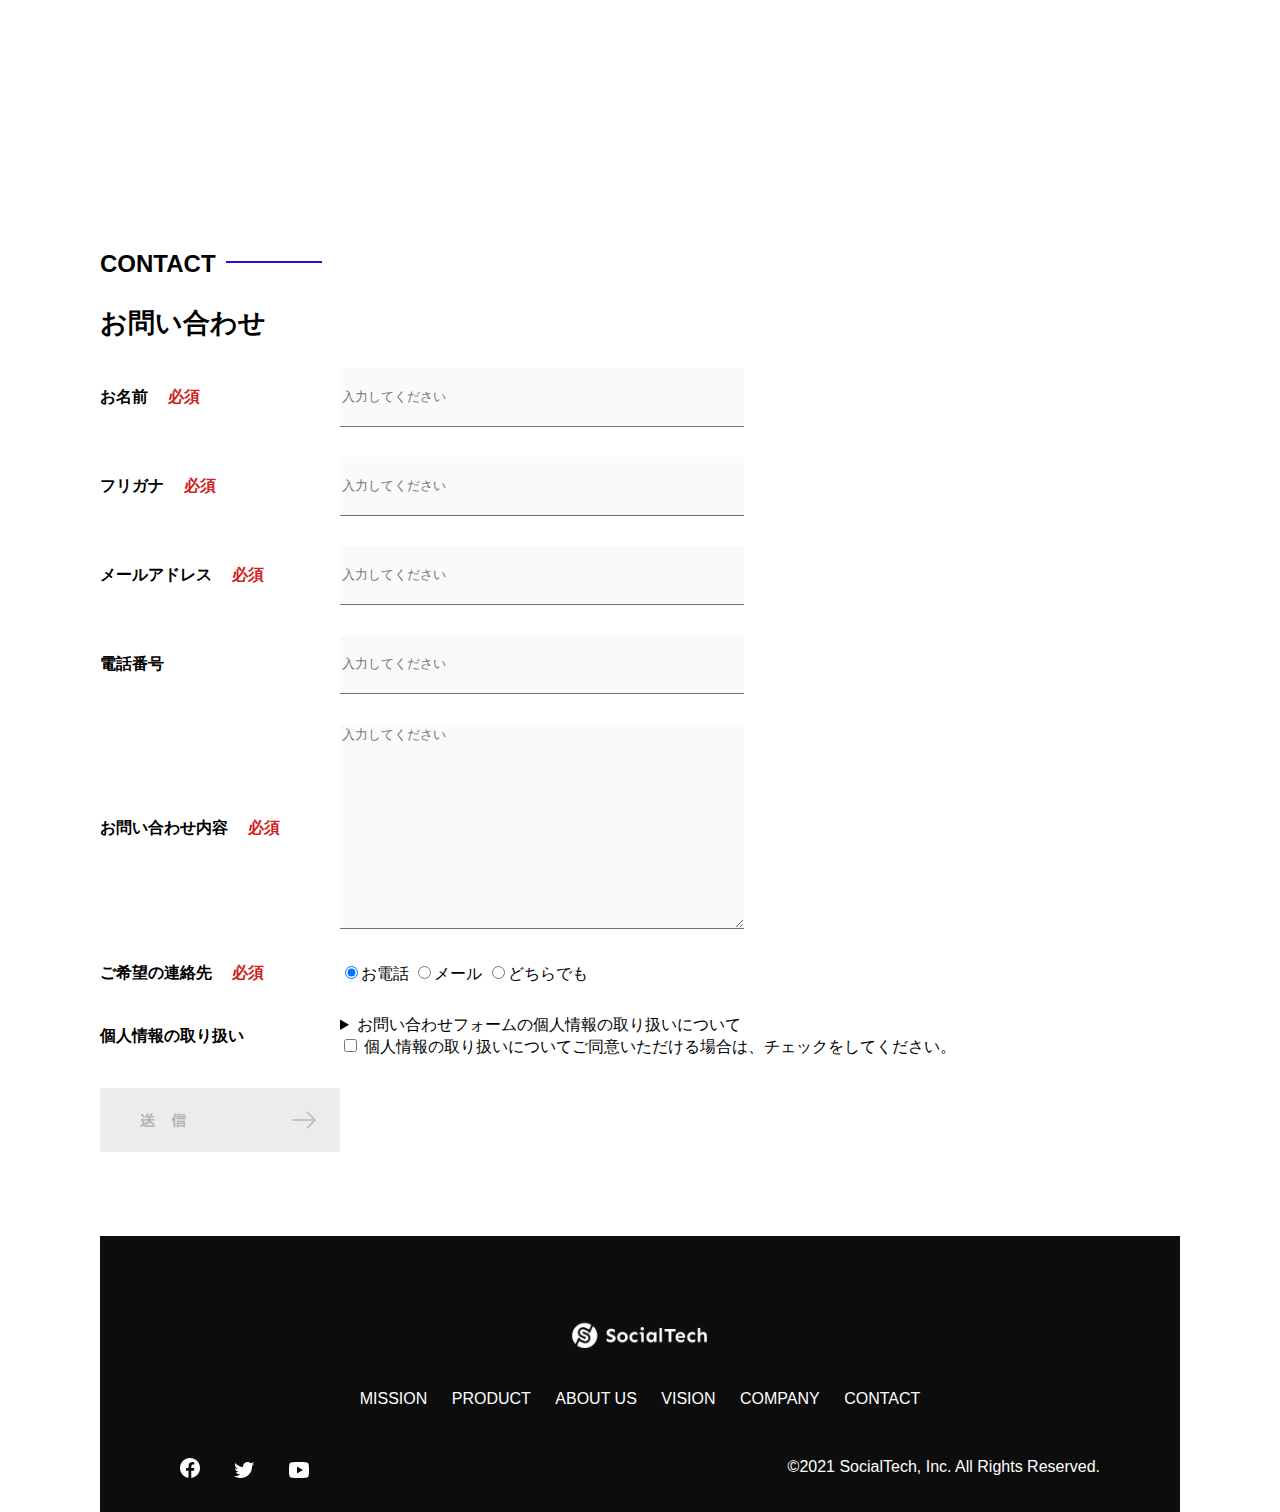
<file: socialtech-kadai_012/index.html>
<!DOCTYPE html>
<html>
  <head>
    <title>SocialTech</title>
    <meta charset="UTF-8" />
    <meta
      name="description"
      content="SocialTechはEdTech業界のリーディングカンパニーを目指します。"
    />
    <meta name="viewport" content="width=device-width, initial-scale=1.0" />
    <link rel="stylesheet" href="style.css" />
  </head>
  <body>
    <!-- ヘッダー -->
    <header>
      <!-- ロゴ -->
      <a href="index.html" id="logo"
        ><img src="images/logo.png" alt="トップページに戻る"
      /></a>

      <!-- PC用ナビゲーション -->
      <nav id="nav-pc">
        <a href="mission.html">MISSION</a>
        <a href="product.html">PRODUCT</a>
        <a href="index.html#aboutus">ABOUT US</a>
        <a href="index.html#vision">VISION</a>
        <a href="index.html#company">COMPANY</a>
        <a href="index.html#contact">CONTACT</a>
      </nav>
    </header>
    <main>
      <article>
        <!-- メインビジュアル -->
        <section id="main-visual">
          <div id="main-message">
            <h1>WORLD PEACE</h1>
            <p>IT教育で世界平和を実現する</p>
          </div>
          <img
            src="images/index/index-main.png"
            alt="PCの周りに集まる多国籍の仲間たち"
          />
        </section>
        <!--ミッション-->
        <section id="mission">
          <h2 class="index-h2">MISSION</h2>
          <div id="mission-flex">
            <div>
              <img
                id="mission-photo"
                src="images/index/index-mission.png"
                alt="屋外のベンチで写真を撮影する多国籍の仲間たち"
              />
              <h3>世界平和の実現</h3>
              <p>
                人類の悲願である世界平和。世界平和を脅かす様々な社会問題を解決するためには、イノベーションをどんどん起こしていく必要があります。SocialTechは、プログラミング教育を通してイノベーターを輩出することで、世界平和という大きなテーマに挑んでいきます。
              </p>
            </div>
            <div>
              <img id="s2dgs" src="images/index/s2dgs.png" alt="S2DGs" />
              <h3>S2DGsの実現</h3>
              <p>
                国連が掲げる「Sustainable Development
                Goals（持続可能な開発目標）」に含まれる17つのグローバル目標のうち、以下の5つの目標の実現をミッションとしてサービスを展開しています。
              </p>
              <a href="mission.html">
                <img src="images/button-more.png" alt="もっとみる" />
              </a>
            </div>
          </div>
        </section>
        <!-- プロダクト -->
        <section id="product">
          <h2 class="index-h2">PRODUCT</h2>
          <div>
            <div id="product-left">
              <div>
                <img
                  class="product-photo"
                  src="images/index/index-mantoman.png"
                  alt="PCでコードを書く男性"
                />
                <div class="product-explain">
                  <span>MAN TO MAN</span>
                  <h3>プログラミング教育</h3>
                  <p>
                    2013年より日本で唯一の専属講師によるマンツーマンのプログラミングレッスンを開始。AI/人工知能やウェブデザインの学習も可能です。
                  </p>
                </div>
              </div>
              <div>
                <img
                  class="product-photo"
                  src="images/index/index-career.png"
                  alt="笑顔で話し合う2人の男性"
                />
                <div class="product-explain">
                  <span>CAREER</span>
                  <h3>人材紹介事業</h3>
                  <p>
                    エンジニアへの転職に特化した履歴書や職務経歴書のアドバイスや面接対策を行い、豊富な求人の中から最適なキャリア選択を支援します。
                  </p>
                </div>
              </div>
            </div>
            <div id="product-right">
              <div>
                <img
                  class="product-photo"
                  src="images/index/index-media.png"
                  alt="スマートフォンを操作する人"
                />
                <div class="product-explain">
                  <span>MEDIA</span>
                  <h3>プログラミング学習メディア</h3>
                  <p>
                    月間200万人に読まれる日本最大級のプログラミング学習サイト「SocialTech
                    Blog」やYouTubeチャンネルにて学習情報を発信しています。
                  </p>
                </div>
              </div>
              <div>
                <img
                  class="product-photo"
                  src="images/index/index-b2b.png"
                  alt="講演中の男性とそれを聴く人々"
                />
                <div class="product-explain">
                  <span>B2B</span>
                  <h3>法人研修事業</h3>
                  <p>
                    社員のスキルアップ・資格取得・福利厚生を目的としたプログラミング法人研修。貴社の事業モデルに合わせた研修内容の提案を致します。
                  </p>
                </div>
              </div>
            </div>
          </div>
          <div>
            <a id="product-more" href="product.html">
              <img src="images/button-more.png" alt="もっとみる" />
            </a>
          </div>
        </section>
        <!---ABOUT US-->
        <section id="aboutus">
          <h2 class="index-h2">ABOUT US</h2>
          <h3>3つの組織文化</h3>
          <div>
            <table class="culture-table">
              <tr>
                <td>
                  <span class="culture-num">01</span>
                </td>
                <td>
                  <span class="culture-en">FLEXIBLE</span>
                  <span class="culture-jp">フレキシブル</span>
                </td>
              </tr>
              <tr>
                <td>
                  <!--空のセル-->
                </td>
                <td>
                  <p class="culture-description">
                    リモートワーク、フルフレックス、複業推奨など1人1人が最大限のパフォーマンスを発揮できる柔軟な働き方を促進しています。
                  </p>
                </td>
              </tr>
              <tr>
                <td>
                  <span class="culture-num">02</span>
                </td>
                <td>
                  <span class="culture-en">TEAL</span>
                  <span class="culture-jp">ティール</span>
                </td>
              </tr>
              <tr>
                <td>
                  <!--空のセル-->
                </td>
                <td>
                  <p class="culture-description">
                    会社全体を1つの生命体として捉え、お互いが深く結びついた一階層型
                    組織として部署・チーム関係なく課題解決をできる組織を目指しています。
                  </p>
                </td>
              </tr>
              <tr>
                <td>
                  <span class="culture-num">03</span>
                </td>
                <td>
                  <span class="culture-en">SELF REALIZATION</span>
                  <span class="culture-jp">自己実現</span>
                </td>
              </tr>
              <tr>
                <td>
                  <!--空のセル-->
                </td>
                <td>
                  <p class="culture-description">
                    クオーター毎に経営・部署・個人ごとにOKRを設定し個人のキャリアと
                    会社の目指す方向の軌道修正を行っております。
                  </p>
                </td>
              </tr>
            </table>
            <img
              class="culture-img"
              src="images/index/index-aboutus1.png"
              alt="笑顔で話し合う2人の女性"
            />
          </div>
          <img
            class="culture-img2"
            src="images/index/index-aboutus2.png"
            alt="笑顔で話し合う3人の男女"
          />
        </section>
        <!-- VISION -->
        <section id="vision">
          <h2 class="index-h2">VISION</h2>
          <h3>7つの行動指針</h3>
          <div>
            <div class="vision-box">
              <img src="images/index/vision-01.png" alt="01" />
              <span>
                <h4>CUSTOMER IS BOSS</h4>
                <h5>あなたのボスは顧客である</h5>
                <p>
                  私たちは常にお客様志向で行動し、お客様を喜ばせ、期待値を超えた感動を提供することを大切にします。
                </p>
              </span>
            </div>
            <div class="vision-box">
              <img src="images/index/vision-02.png" alt="02" />
              <span>
                <h4>MOVE FAST</h4>
                <h5>早さは価値</h5>
                <p>
                  素早く試し、素早く実行することで新しい気付きや発見を見つけていきます。
                </p>
              </span>
            </div>
            <div class="vision-box">
              <img src="images/index/vision-03.png" alt="03" />
              <span>
                <h4>IMPACT DRIVEN</h4>
                <h5>作業するのは仕事ではない</h5>
                <p>
                  問題から考え、成果とは何かを考え続け、インパクトのある成果を生むために仕事をしていきます。
                </p>
              </span>
            </div>
            <div class="vision-box">
              <img src="images/index/vision-04.png" alt="04" />
              <span>
                <h4>SAVE TIME, SAVE MONEY</h4>
                <h5>浪費は命取りになる</h5>
                <p>
                  少ないコストでできる方法を考えます。お金だけでなく、人の時間をいただいている自覚を持ち、あらゆるリソースを有意義に活用します。
                </p>
              </span>
            </div>
            <div class="vision-box">
              <img src="images/index/vision-05.png" alt="05" />
              <span>
                <h4>BE GENTLE</h4>
                <h5>「優しくない」をなくす</h5>
                <p>
                  社会をすこしずつ優しくしていきます。自分、家族、同僚、顧客、他人、全ての人に優しくいることを心がけます。
                </p>
              </span>
            </div>
            <div class="vision-box">
              <img src="images/index/vision-06.png" alt="06" />
              <span>
                <h4>ABC</h4>
                <h5>当たり前の事をバカにせずにちゃんとやる</h5>
                <p>
                  礼儀、健康、嘘をつかない。当たり前の事が出来ているかを常に自問し、当たり前の基準を高く持って行動します。
                </p>
              </span>
            </div>
            <div class="vision-box">
              <img src="images/index/vision-07.png" alt="07" />
              <span>
                <h4>ZTI</h4>
                <h5>絶対的当事者意識</h5>
                <p>
                  役職や役割に応じた相対的な当事者意識ではなく、自身の身で起こることすべてに対する絶対的な当事者意識を持ちます。
                </p>
              </span>
            </div>
          </div>
        </section>
        <!-- CASES -->
        <section id="cases">
          <h2 class="index-h2">CASES</h2>
          <ul>
            <li class="case-card">
              <img class="case-img" src="images/index/case-1.png" alt="仲良く語り合う３人">
              <div class="case-info">
                <h3 class="case-name">〇〇〇〇株式会社様</h3>
                <p class="case-content">新規プロジェクトでのIT人材サポート</p>
              </div>
            </li>
            <li class="case-card">
              <img class="case-img" src="images/index/case-2.png" alt="PCでコンテンツを見る">
              <div class="case-info">
                <h3 class="case-name">合弁会社△△△△様</h3>
                <p class="case-content">新卒研修での個人学習コンテンツの活用</p>
              </div>
            </li>
            <li class="case-card">
              <img class="case-img" src="images/index/case-3.png" alt="社内研修中の会議室">
              <div class="case-info">
                <h3 class="case-name">●●●●工業様</h3>
                <p class="case-content">新規導入アプリケーションの利用促進、定期社内研修の実施</p>
              </div>
            </li>
          </ul>
        </section>
        <!-- COMPANY -->
        <section id="company">
          <h2 class="index-h2">COMPANY</h2>
          <h3>会社概要</h3>
          <table id="company-table">
            <tr>
              <th class="tableheader-first">会社名</th>
              <td class="cell-first">株式会社SocialTech</td>
            </tr>
            <tr>
              <th class="tableheader">所在地</th>
              <td class="cell">
                〒150-0043 東京都渋谷区道玄坂2丁目11-1 Gスクエア渋谷道玄坂4F<br />JR山手線「渋谷駅」より徒歩3分
              </td>
            </tr>
            <tr>
              <th class="tableheader">代表者</th>
              <td class="cell">代表取締役 田中 太郎</td>
            </tr>
            <tr>
              <th class="tableheader">設立</th>
              <td class="cell">2015年3月19日</td>
            </tr>
          </table>
          <iframe
            src="https://www.google.com/maps/embed?pb=!1m18!1m12!1m3!1d3241.7759544892483!2d139.69399665123464!3d35.65789123876098!2m3!1f0!2f0!3f0!3m2!1i1024!2i768!4f13.1!3m3!1m2!1s0x60188caa0042e8d1%3A0xba130bea826a7aa2!2z44CSMTUwLTAwNDMg5p2x5Lqs6YO95riL6LC35Yy66YGT546E5Z2C77yS5LiB55uu77yR77yR4oiS77yR!5e0!3m2!1sja!2sjp!4v1636872991912!5m2!1sja!2sjp"
            style="border: 0"
            allowfullscreen=""
            loading="lazy"
          >
          </iframe>
        </section>
        <!-- お問い合わせフォーム -->
        <section id="contact">
          <h2 class="index-h2">CONTACT</h2>
          <h3>お問い合わせ</h3>
          <form>
            <div>
              <div class="contact-heading">
                <label class="contact-label"
                  >お名前<span class="contact-span">必須</span></label
                >
              </div>
              <div class="contact-form">
                <input
                  type="text"
                  name="name"
                  placeholder="入力してください"
                  class="contact-textbox"
                />
              </div>
            </div>
            <div>
              <div class="contact-heading">
                <label class="contact-label"
                  >フリガナ<span class="contact-span">必須</span></label
                >
              </div>
              <div>
                <input
                  type="text"
                  name="hurigana"
                  placeholder="入力してください"
                  class="contact-textbox"
                />
              </div>
            </div>
            <div>
              <div class="contact-heading">
                <label class="contact-label"
                  >メールアドレス<span class="contact-span">必須</span></label
                >
              </div>
              <div>
                <input
                  type="text"
                  name="email"
                  placeholder="入力してください"
                  class="contact-textbox"
                />
              </div>
            </div>
            <div>
              <div class="contact-heading">
                <label class="contact-label">電話番号</label>
              </div>
              <div>
                <input
                  type="text"
                  name="tel"
                  placeholder="入力してください"
                  class="contact-textbox"
                />
              </div>
            </div>
            <div>
              <div class="contact-heading">
                <label class="contact-label"
                  >お問い合わせ内容<span class="contact-span">必須</span></label
                >
              </div>
              <div>
                <textarea
                  class="contact-textarea"
                  placeholder="入力してください"
                  name="message"
                ></textarea>
              </div>
            </div>
            <div>
              <div class="contact-heading">
                <label class="contact-label"
                  >ご希望の連絡先<span class="contact-span">必須</span></label
                >
              </div>
              <div>
                <input
                  class="radiobutton"
                  type="radio"
                  value="tel"
                  name="contact"
                  checked
                /><label>お電話</label>
                <input
                  class="radiobutton"
                  type="radio"
                  value="mail"
                  name="contact"
                /><label>メール</label>
                <input
                  class="radiobutton"
                  type="radio"
                  value="both"
                  name="contact"
                /><label>どちらでも</label>
              </div>
            </div>
            <div>
              <div class="contact-heading">
                <label class="contact-label">個人情報の取り扱い</label>
              </div>
              <div>
                <details>
                  <summary>
                    お問い合わせフォームの個人情報の取り扱いについて
                  </summary>
                  <div>
                    <span>１．組織の名称又は氏名</span><br />
                    株式会社SocialTech<br /><br />
                    <span
                      >２．個人情報保護管理者（若しくはその代理人）の氏名又は職名、所属及び連絡先
                      鈴木 一郎 コーポレート部</span
                    ><br />
                    メールアドレス：support@socialtech.net<br />
                    TEL：03-xxxx-xxxx<br />
                    <span>３．個人情報の利用目的</span><br />
                    ・本サービス及び本サービスに関連する情報の提供又はそれらに関する連絡のため<br />
                    ・ユーザーの本人確認のため<br />
                    ・当社サービスのご案内のため<br />
                    ・当社の商品等の広告または宣伝（電子メールによるものを含むものとします。）<br /><br />
                    <span>４．個人情報の取り扱い業務の委託</span><br />
                    個人情報の取扱業務の全部または一部を外部に業務委託する場合があります。<br />
                    その際、弊社は、個人情報を適切に保護できる管理体制を敷き実行していることを条件として<br />
                    委託先を厳選したうえで、機密保持契約を委託先と締結し、お客様の個人情報を厳密に管理させます。<br /><br />
                    <span>５．個人情報の開示等の請求</span><br />
                    お客様は、弊社に対してご自身の個人情報の開示等（利用目的の通知、開示、内容の訂正・追加・削除、利用の停止または消去、第三者への提供の停止）に関して、当社問合わせ窓口に申し出ることができます。<br />
                    その際、弊社はお客様ご本人を確認させていただいたうえで、合理的な期間内に対応いたします。<br /><br />
                    なお、個人情報に関する弊社問合わせ先は、次の通りです。<br /><br />
                    株式会社SocialTech　個人情報問合せ窓口<br />
                    〒150-0043　東京都渋谷区道玄坂2丁目11-1 Ｇスクエア渋谷道玄坂
                    4F<br />
                    メールアドレス：support@socialtech.net　TEL：03-xxxx-xxxx<br /><br />
                    <span>６．個人情報を提供されることの任意性について</span
                    ><br /><br />
                    お客様がご自身の個人情報を弊社に提供されるか否かは、お客様のご判断によりますが、もしご提供されない場合には、適切なサービスが提供できない場合がありますので予めご了承ください。
                  </div>
                </details>
                <input type="checkbox" name="agree" />
                <span
                  >個人情報の取り扱いについてご同意いただける場合は、チェックをしてください。</span
                >
              </div>
            </div>
            <input
              type="image"
              value="Submit"
              src="images/button-submit.png"
              alt="送信する"
            />
          </form>
        </section>
      </article>
      <footer>
        <div id="footer-logo">
          <img src="images/logo-sp.png" alt="SocialTech" />
        </div>
        <div id="footer-link">
          <a href="mission.html">MISSION</a>
          <a href="product.html">PRODUCT</a>
          <a href="index.html#aboutus">ABOUT US</a>
          <a href="index.html#vision">VISION</a>
          <a href="index.html#company">COMPANY</a>
          <a href="index.html#contact">CONTACT</a>
        </div>
        <div id="sns-footer">
          <a href="https://www.facebook.com/sejuku2013"
            ><img src="images/button-facebook.png" alt="Facebookのリンク"
          /></a>
          <a href="https://twitter.com/samuraijuku"
            ><img src="images/button-twitter.png" alt="Twitterのリンク"
          /></a>
          <a href="https://www.youtube.com/channel/UCCFOQO5aDK0xXam4cUQXT8g"
            ><img src="images/button-youtube.png" alt="YouTubeのリンク"
          /></a>
          <span id="copyright"
            >&copy;2021 SocialTech, Inc. All Rights Reserved.
          </span>
        </div>
      </footer>
    </main>
  </body>
</html>
</file>
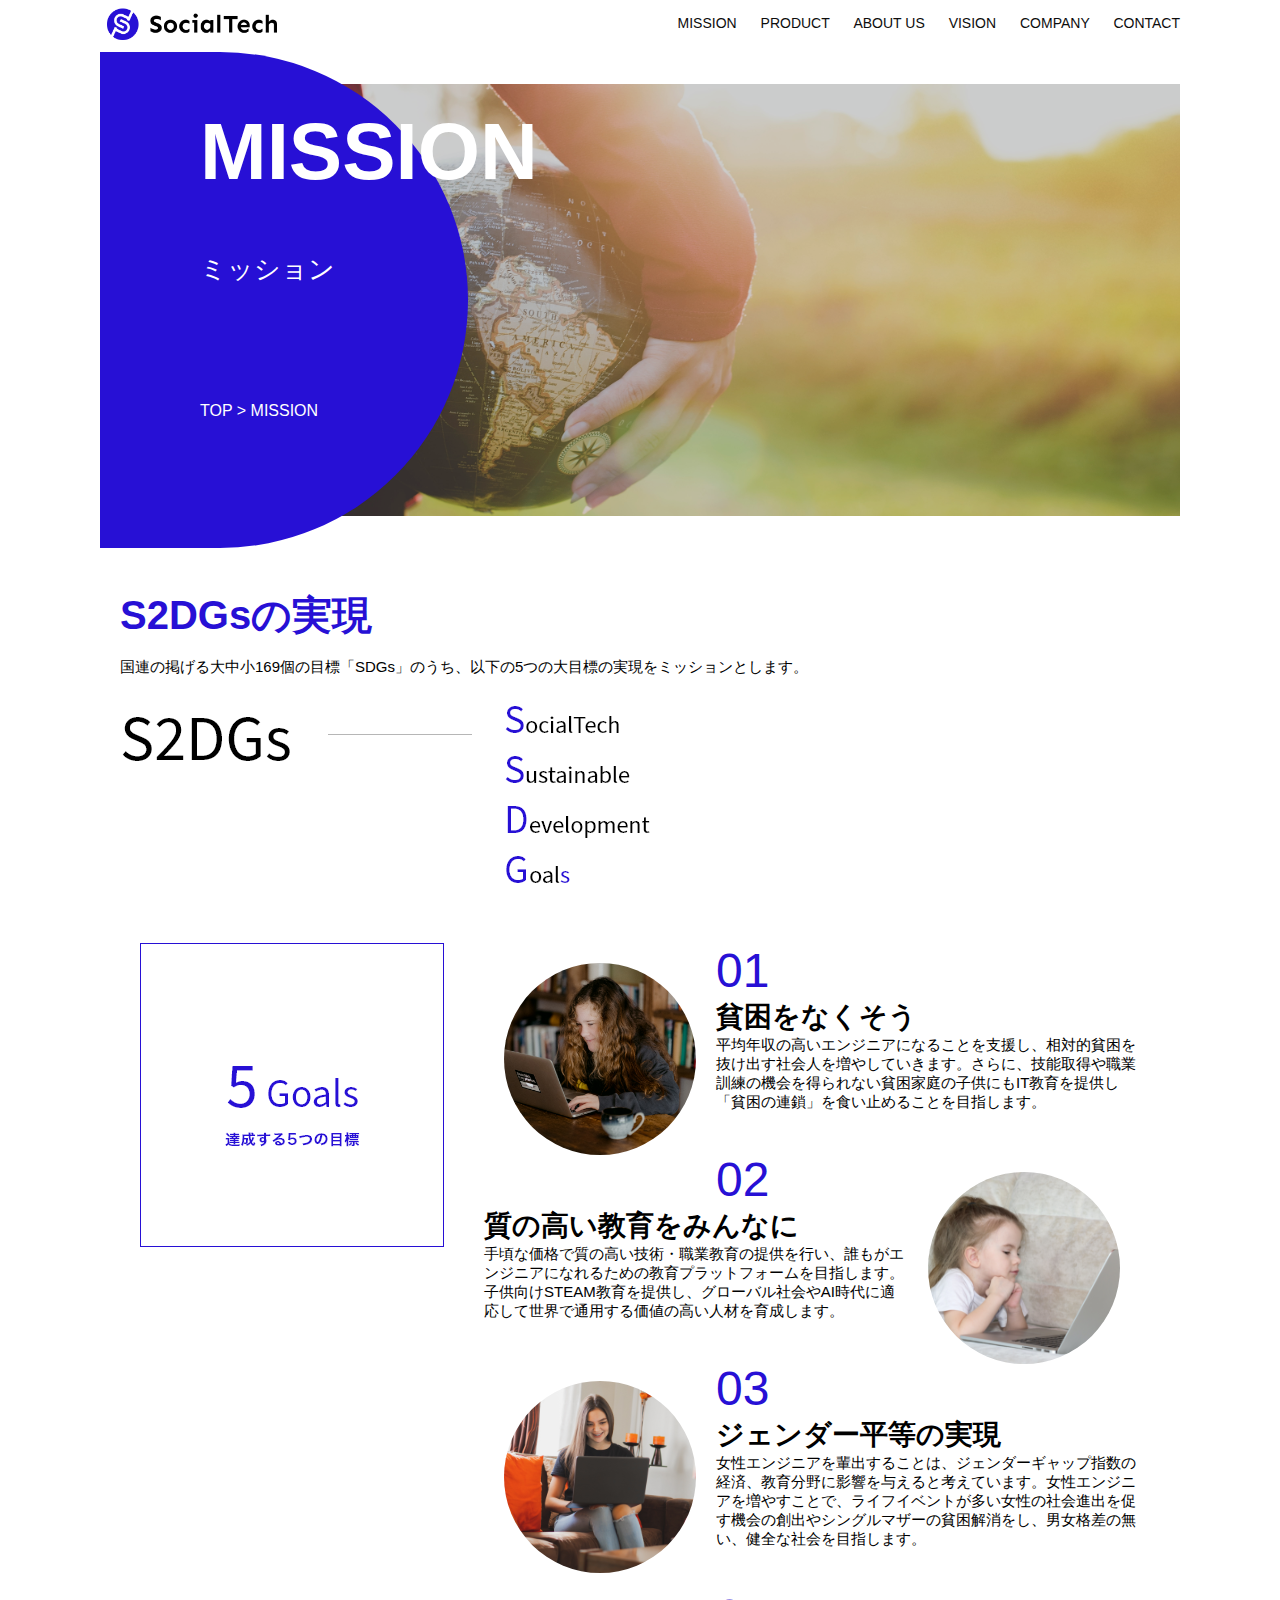
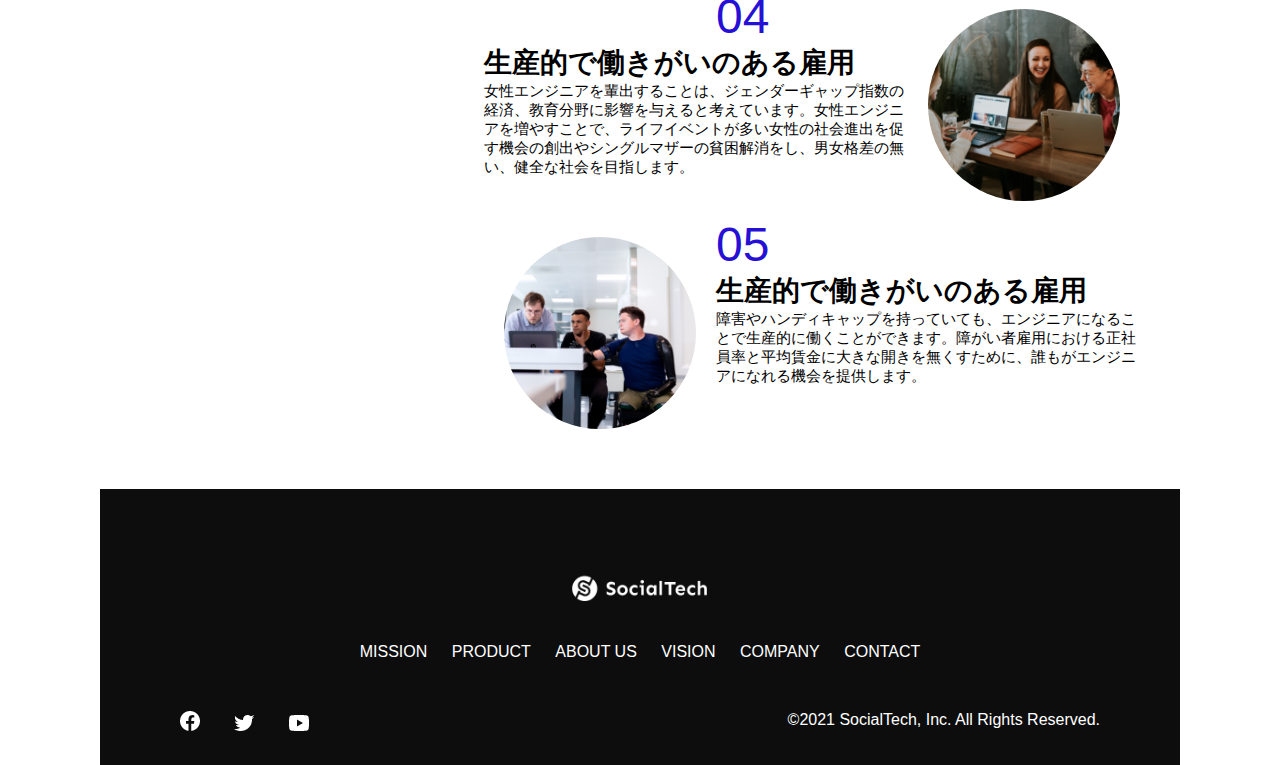
<file: kadai_tutorial_output/mission.html>
<!DOCTYPE html>
<html>
<head>
  <title>SocialTech - MISSION ミッション -</title>
  <meta charset="UTF-8">
  <meta name="description" content="SocialTechが目指す5つの目標（S2DGs）を紹介します">
  <meta name="viewport" content="width=device-width, initial-scale=1.0">
  <link rel="stylesheet" href="style.css"> 
</head>
<body>
  <!-- ヘッダー -->
  <header>
    <!-- ロゴ -->
    <a href="index.html" id="logo"><img src="images/logo.png" alt="トップページに戻る"></a>
    <!-- PCナビゲーション -->
    <nav id="nav-pc">
      <a href="mission.html">MISSION</a>
      <a href="product.html">PRODUCT</a>
      <a href="index.html#aboutus">ABOUT US</a>
      <a href="index.html#vision">VISION</a>
      <a href="index.html#company">COMPANY</a>
      <a href="index.html#contact">CONTACT</a>
    </nav>
    <!-- スマホ用メニューボタン -->
    <img id="menu-sp" src="images/button-menu.png" alt="ナビゲーションを開く" onclick="document.getElementById('nav-sp').style.display = 'block';">
    <!-- スマホ用ナビゲーション -->
    <nav id="nav-sp">
      <img id="close" src="images/button-close.png" alt="ナビゲーションを閉じる" onclick="document.getElementById('nav-sp').style.display = 'none'">
      <a id="logo-sp" href="index.html" onclick="document.getElementById('nav-sp').style.display = 'none'"><img src="images/logo-sp.png" alt="トップページに戻る"></a>
      <a class="menu" href="mission.html" onclick="document.getElementById('nav-sp').style.display = 'none'">MISSION</a>
      <a class="menu" href="product.html" onclick="document.getElementById('nav-sp').style.display = 'none'">PRODUCT</a>
      <a class="menu" href="index.html#aboutus" onclick="document.getElementById('nav-sp').style.display = 'none'">ABOUT US</a>
      <a class="menu" href="index.html#vision" onclick="document.getElementById('nav-sp').style.display = 'none'">VISION</a>
      <a class="menu" href="index.html#company" onclick="document.getElementById('nav-sp').style.display = 'none'">COMPANY</a>
      <a class="menu" href="index.html#contact" onclick="document.getElementById('nav-sp').style.display = 'none'">CONTACT</a>
      <div id="sns">
        <a href="https://www.facebook.com/sejuku2013"><img src="images/button-facebook.png" alt="Facebookのリンク"></a>
        <a href="https://twitter.com/samuraijuku"><img src="images/button-twitter.png" alt="Twitterのリンク"></a>
        <a href="https://www.youtube.com/channel/UCCFOQO5aDK0xXam4cUQXT8g"><img src="images/button-youtube.png" alt="YouTubeのリンク"></a>
      </div>
    </nav>
  </header>
  <main>
    <article>
      <section id="mission-main">
        <div id="mission-title">
          <h1>MISSION</h1>
          <span>ミッション</span>
          <div>TOP > MISSION</div>
        </div>
      </section>
      <section id="mission-s2dgs">
        <h2 class="mission-h2">S2DGsの実現</h2>
        <p>国連の掲げる大中小169個の目標「SDGs」のうち、以下の5つの大目標の実現をミッションとします。</p>
        <img src="images/mission/mission-s2dgs.png" alt="S2DGS">
      </section>
      <section id="mission-5goals">
        <div>
          <img id="s2dgs-image" src="images/mission/mission-5goals.png" alt="5goals">
        </div>
        <div>
          <div>
            <img class="fivegoals-image-left" src="images/mission/mission-5goals01.png" alt="PCを操作する女の子">
            <span class="fivegoals-number">01</span>
            <h3 class="fivegoals-h3">貧困をなくそう</h3>
            <p class="fivegoals-p">平均年収の高いエンジニアになることを支援し、相対的貧困を抜け出す社会人を増やしていきます。さらに、技能取得や職業訓練の機会を得られない貧困家庭の子供にもIT教育を提供し「貧困の連鎖」を食い止めることを目指します。</p>
          </div>
          <div>
            <img class="fivegoals-image-right" src="images/mission/mission-5goals02.png" alt="PCを見つめる小さい女の子">
            <span class="fivegoals-number">02</span>
            <h3 class="fivegoals-h3">質の高い教育をみんなに</h3>
            <p class="fivegoals-p">手頃な価格で質の高い技術・職業教育の提供を行い、誰もがエンジニアになれるための教育プラットフォームを目指します。子供向けSTEAM教育を提供し、グローバル社会やAI時代に適応して世界で通用する価値の高い人材を育成します。</p>
          </div>
          <div>
            <img class="fivegoals-image-left" src="images/mission/mission-5goals03.png" alt="PCを操作する女性">
            <span class="fivegoals-number">03</span>
            <h3 class="fivegoals-h3">ジェンダー平等の実現</h3>
            <p class="fivegoals-p">女性エンジニアを輩出することは、ジェンダーギャップ指数の経済、教育分野に影響を与えると考えています。女性エンジニアを増やすことで、ライフイベントが多い女性の社会進出を促す機会の創出やシングルマザーの貧困解消をし、男女格差の無い、健全な社会を目指します。</p>
          </div>
          <div>
            <img class="fivegoals-image-right" src="images/mission/mission-5goals04.png" alt="笑顔で話し合う3人の男女">
            <span class="fivegoals-number">04</span>
            <h3 class="fivegoals-h3">生産的で働きがいのある雇用</h3>
            <p class="fivegoals-p">女性エンジニアを輩出することは、ジェンダーギャップ指数の経済、教育分野に影響を与えると考えています。女性エンジニアを増やすことで、ライフイベントが多い女性の社会進出を促す機会の創出やシングルマザーの貧困解消をし、男女格差の無い、健全な社会を目指します。
            </p>
          </div>
          <div>
            <img class="fivegoals-image-left" src="images/mission/mission-5goals05.png" alt="障害を持つ男性が生き生きと働く様子">
            <span class="fivegoals-number">05</span>
            <h3 class="fivegoals-h3">生産的で働きがいのある雇用</h3>
            <p class="fivegoals-p">障害やハンディキャップを持っていても、エンジニアになることで生産的に働くことができます。障がい者雇用における正社員率と平均賃金に大きな開きを無くすために、誰もがエンジニアになれる機会を提供します。
            </p>
          </div>
        </div>
     </section>
    </article>
    <footer>
      <div id="footer-logo">
        <img src="images/logo-sp.png" alt="SocialTech">
      </div>
      <div id="footer-link">
        <a href="mission.html">MISSION</a>
        <a href="product.html">PRODUCT</a>
        <a href="index.html#aboutus">ABOUT US</a>
        <a href="index.html#vision">VISION</a>
        <a href="index.html#company">COMPANY</a>
        <a href="index.html#contact">CONTACT</a>
      </div>
      <div id="sns-footer">
        <a href="https://www.facebook.com/sejuku2013"><img src="images/button-facebook.png" alt="Facebookのリンク"></a>
        <a href="https://twitter.com/samuraijuku"><img src="images/button-twitter.png" alt="Twitterのリンク"></a>
        <a href="https://www.youtube.com/channel/UCCFOQO5aDK0xXam4cUQXT8g"><img src="images/button-youtube.png" alt="YouTubeのリンク"></a>
        <span id="copyright">&copy;2021 SocialTech, Inc. All Rights Reserved.</span>
      </div>
    </footer>
  </main>
</body>

</html>
</file>
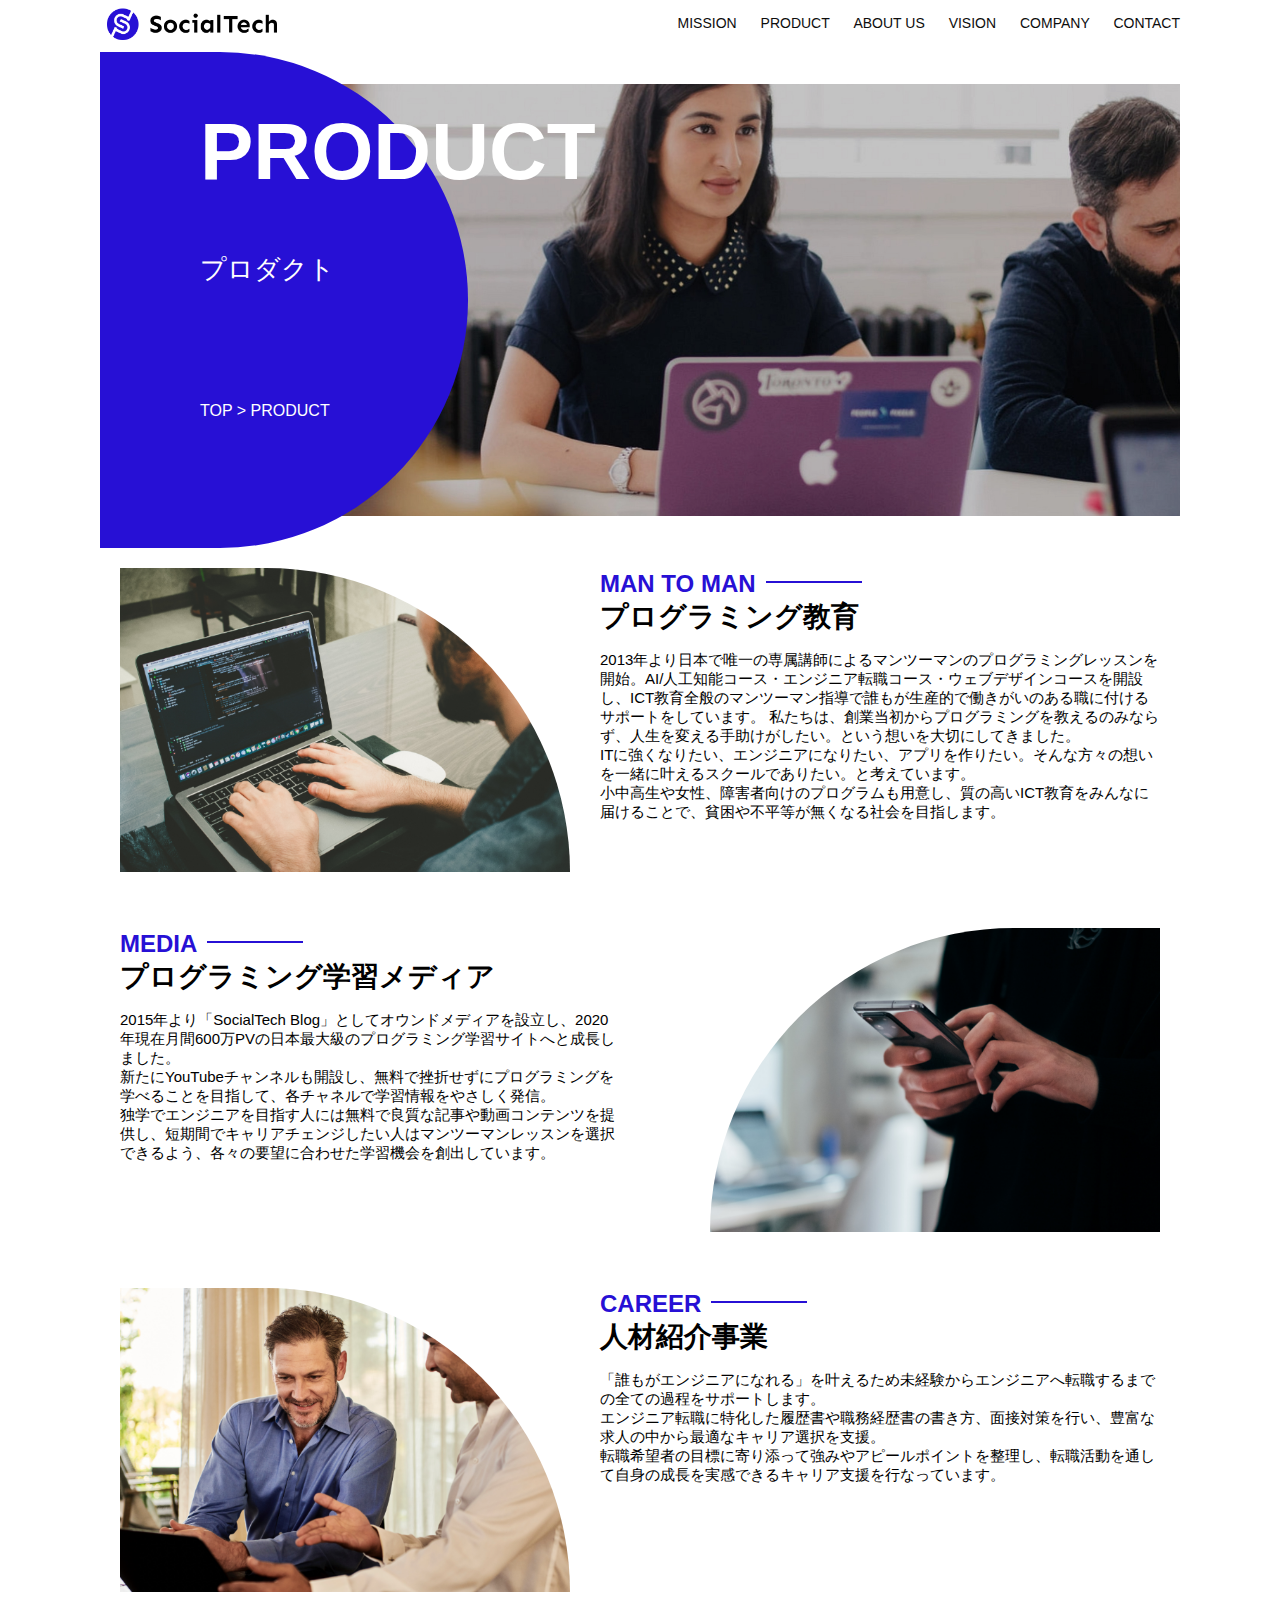
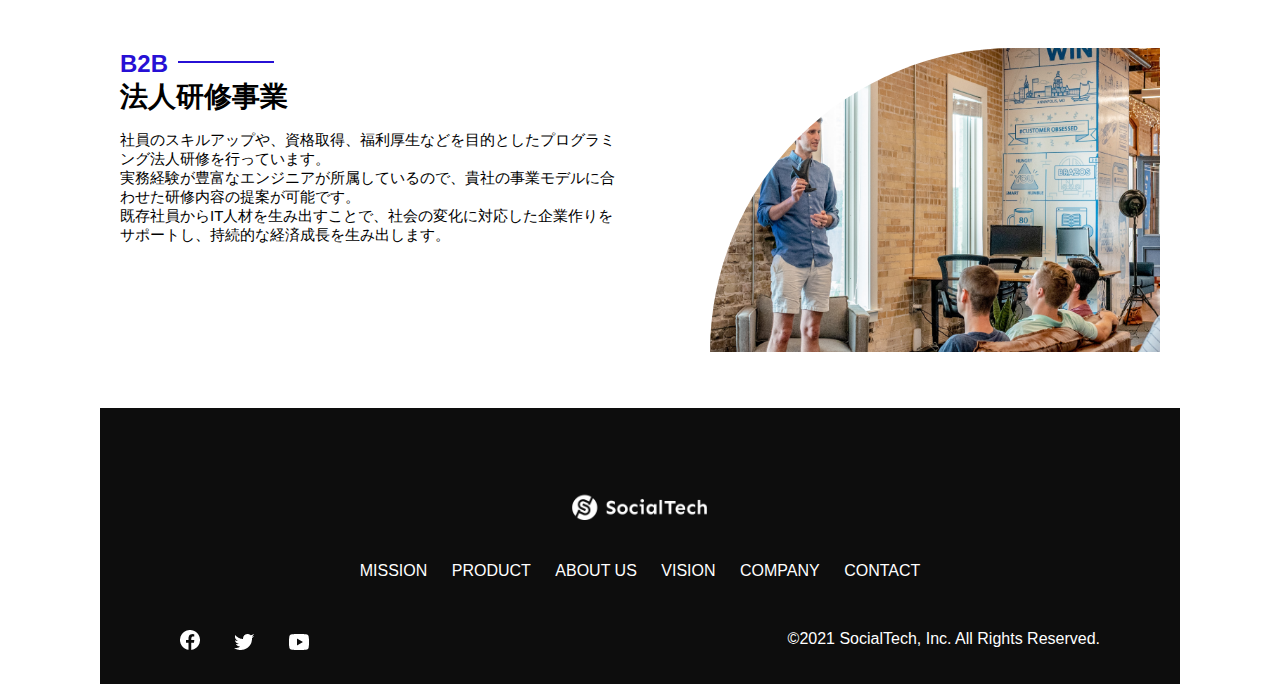
<file: kadai_tutorial_output/product.html>
<!DOCTYPE html>
<head>
  <title>SocialTech -PRODUCT プロダクト-</title>
  <meta charset="UTF-8">
  <meta name="description" alt="SocialTechの4つのプロダクトを紹介します">
  <meta name="viewport" content="width=device-width, initial-scale=1.0">
  <link rel="stylesheet" href="style.css">
</head>
<body>
  <!-- ヘッダー -->
  <header>
    <!-- ロゴ -->
    <a href="index.html" id="logo"><img src="images/logo.png" alt="トップページに戻る"></a>
    <!-- PCナビゲーション -->
    <nav id="nav-pc">
      <a href="mission.html">MISSION</a>
      <a href="product.html">PRODUCT</a>
      <a href="index.html#aboutus">ABOUT US</a>
      <a href="index.html#vision">VISION</a>
      <a href="index.html#company">COMPANY</a>
      <a href="index.html#contact">CONTACT</a>
    </nav>
    <!-- スマホ用メニューボタン -->
    <img id="menu-sp" src="images/button-menu.png" alt="ナビゲーションを開く" onclick="document.getElementById('nav-sp').style.display = 'block';">
    <!-- スマホ用ナビゲーション -->
    <nav id="nav-sp">
      <img id="close" src="images/button-close.png" alt="ナビゲーションを閉じる" onclick="document.getElementById('nav-sp').style.display = 'none'">
      <a id="logo-sp" href="index.html" onclick="document.getElementById('nav-sp').style.display = 'none'"><img src="images/logo-sp.png" alt="トップページに戻る"></a>
      <a class="menu" href="mission.html" onclick="document.getElementById('nav-sp').style.display = 'none'">MISSION</a>
      <a class="menu" href="product.html" onclick="document.getElementById('nav-sp').style.display = 'none'">PRODUCT</a>
      <a class="menu" href="index.html#aboutus" onclick="document.getElementById('nav-sp').style.display = 'none'">ABOUT US</a>
      <a class="menu" href="index.html#vision" onclick="document.getElementById('nav-sp').style.display = 'none'">VISION</a>
      <a class="menu" href="index.html#company" onclick="document.getElementById('nav-sp').style.display = 'none'">COMPANY</a>
      <a class="menu" href="index.html#contact" onclick="document.getElementById('nav-sp').style.display = 'none'">CONTACT</a>
      <div id="sns">
        <a href="https://www.facebook.com/sejuku2013"><img src="images/button-facebook.png" alt="Facebookのリンク"></a>
        <a href="https://twitter.com/samuraijuku"><img src="images/button-twitter.png" alt="Twitterのリンク"></a>
        <a href="https://www.youtube.com/channel/UCCFOQO5aDK0xXam4cUQXT8g"><img src="images/button-youtube.png" alt="YouTubeのリンク"></a>
      </div>
    </nav>
  </header>
  <main>
    <article>
      <section id="product-main">
        <div id="product-title">
          <h1>PRODUCT</h1>
          <span>プロダクト</span>
          <div>TOP > PRODUCT</div>
        </div>
      </section>
      <section class="product-section1">
        <img src="images/product/product-mantoman.png" alt="PCでコードを書く男性">
        <div>
          <h2 class="product-h2">MAN TO MAN</h2>
          <h3 class="product-h3">プログラミング教育</h3>
          <p>2013年より日本で唯一の専属講師によるマンツーマンのプログラミングレッスンを開始。AI/人工知能コース・エンジニア転職コース・ウェブデザインコースを開設し、ICT教育全般のマンツーマン指導で誰もが生産的で働きがいのある職に付けるサポートをしています。
            私たちは、創業当初からプログラミングを教えるのみならず、人生を変える手助けがしたい。という想いを大切にしてきました。<br>ITに強くなりたい、エンジニアになりたい、アプリを作りたい。そんな方々の想いを一緒に叶えるスクールでありたい。と考えています。<br>小中高生や女性、障害者向けのプログラムも用意し、質の高いICT教育をみんなに届けることで、貧困や不平等が無くなる社会を目指します。</p>
        </div>
      </section>
      <section class="product-section2">
        <div>
          <h2 class="product-h2">MEDIA</h2>
          <h3 class="product-h3">プログラミング学習メディア</h3>
          <p>2015年より「SocialTech Blog」としてオウンドメディアを設立し、2020年現在月間600万PVの日本最大級のプログラミング学習サイトへと成長しました。<br>新たにYouTubeチャンネルも開設し、無料で挫折せずにプログラミングを学べることを目指して、各チャネルで学習情報をやさしく発信。<br>独学でエンジニアを目指す人には無料で良質な記事や動画コンテンツを提供し、短期間でキャリアチェンジしたい人はマンツーマンレッスンを選択できるよう、各々の要望に合わせた学習機会を創出しています。</p>
        </div>
        <img src="images/product/product-media.png" alt="スマートフォンを操作する人">
      </section>
      <section class="product-section1">
        <img src="images/product/product-career.png" alt="笑顔で話し合う2人の男性">
        <div>
          <h2 class="product-h2">CAREER</h2>
          <h3 class="product-h3">人材紹介事業</h3>
          <p> 「誰もがエンジニアになれる」を叶えるため未経験からエンジニアへ転職するまでの全ての過程をサポートします。<br>エンジニア転職に特化した履歴書や職務経歴書の書き方、面接対策を行い、豊富な求人の中から最適なキャリア選択を支援。<br>転職希望者の目標に寄り添って強みやアピールポイントを整理し、転職活動を通して自身の成長を実感できるキャリア支援を行なっています。<br></p>
        </div>
      </section>
      <section class="product-section2">
        <div>
          <h2 class="product-h2">B2B</h2>
          <h3 class="product-h3">法人研修事業</h3>
          <p>社員のスキルアップや、資格取得、福利厚生などを目的としたプログラミング法人研修を行っています。<br>実務経験が豊富なエンジニアが所属しているので、貴社の事業モデルに合わせた研修内容の提案が可能です。<br>既存社員からIT人材を生み出すことで、社会の変化に対応した企業作りをサポートし、持続的な経済成長を生み出します。</p>
        </div>
        <img src="images/product/product-b2b.png" alt="講演中の男性とそれを聴く人々">
      </section>
    </article>
    <footer>
      <div id="footer-logo">
        <img src="images/logo-sp.png" alt="SocialTech">
      </div>
      <div id="footer-link">
        <a href="mission.html">MISSION</a>
        <a href="product.html">PRODUCT</a>
        <a href="index.html#aboutus">ABOUT US</a>
        <a href="index.html#vision">VISION</a>
        <a href="index.html#company">COMPANY</a>
        <a href="index.html#contact">CONTACT</a>
      </div>
      <div id="sns-footer">
        <a href="https://www.facebook.com/sejuku2013"><img src="images/button-facebook.png" alt="Facebookのリンク"></a>
        <a href="https://twitter.com/samuraijuku"><img src="images/button-twitter.png" alt="Twitterのリンク"></a>
        <a href="https://www.youtube.com/channel/UCCFOQO5aDK0xXam4cUQXT8g"><img src="images/button-youtube.png" alt="YouTubeのリンク"></a>
        <span id="copyright">&copy;2021 SocialTech, Inc. All Rights Reserved.</span>
      </div>
    </footer>
  </main>
</body>
</html>
</file>
<file: html-css-kadai_013/style.css>
/* PC、スマホ共通スタイル */
body {
  font-family: "Source Sans Pro", "Hiragino Kaku Gothic ProN", Meiryo, Arial,
    sans-serif;
}

p {
  font-size: 15px;
}

#main-visual>img {
  width: 100%;
}

/*================
PC用のスタイル 
=================*/
@media screen and (min-width: 768px) {
  /* 横幅設定 */
  body {
    max-width: 1080px;
    min-width: 960px;
    margin: 0 auto 0 auto;
  }

  /* ヘッダー */
  header {
    display: flex;
    justify-content: space-between;
  }

  /* ナビゲーションのレイアウト */
  #nav-pc {
    text-align: right;
    font-size: 14px;
    padding-top: 15px;
  }

  /* ナビゲーションのリンクの装飾設定 */
  #nav-pc>a {
    text-decoration: none;
    margin-left: 20px;
  }

  #nav-pc>a:link {
    color: #0d0d0d;
  }

  #nav-pc>a:visited {
    color: #0d0d0d;
  }

  #nav-pc>a:hover {
    color: #0d0d0d;
    text-decoration: underline;
  }

  #nav-pc>a:active {
    color: #0d0d0d;
  }
  #menu-sp{
    display: none;
  }
  #nav-sp{
    display: none;
  }
}
/*================
SP用のスタイル 
=================*/
@media screen and (max-width: 767px) {

  body {
  min-width: 375px;
  margin: 0;
  }
  #nav-pc{
    display: none;
  }
  #menu-sp{
    float: right;
    padding: 0;
  }
  #nav-sp{
  background-color: #ce933e;    
  position: absolute;
  left: 0;
  top: 0;
  height: 100%;
  width: 100%;
  display: none;
  z-index: 100;
  }
  #close{
    position: absolute;
    top: 20px;
    right: 20px;
  }
  #logo-sp{
    margin: 80px 0 30px 20px;
  }
  #nav-sp > a{
    display: block;
  }
  #nav-sp > a:link{
    color: #ffffff
  }
  #nav-sp > a:visited{
    color: #ffffff
  }
  #nav-sp > a:hover{
    color: #ffffff;
    text-decoration: underline;
  }
  #nav-sp > a:active{
    color: #ffffff
  }
  #nav-sp > .menu{
    text-decoration: none;
    display: block;
    margin: 0 20px 0 20px;
    height: 44px;
    font-size: 16px;
    background-image: url("images/arrow.png");
    background-repeat: no-repeat;
    background-position: right top;
  }

}
</file>
<file: kadai_tutorial_output/style.css>
/* PC、スマホ共通スタイル */
body {
  font-family: "Source Sans Pro", "Hiragino Kaku Gothic ProN", Meiryo, Arial, sans-serif;
}

p {
  font-size: 15px;
}

/*================
 PC用のスタイル 
=================*/
@media screen and (min-width: 768px){
/* 横幅設定 */
body {
  max-width: 1080px;
  min-width: 960px;
  margin: 0 auto 0 auto;
  }

/* ヘッダー */
header {
  display: flex;
  justify-content: space-between;
  }

/* ナビゲーションのレイアウト */
#nav-pc {
  font-size: 14px;
  padding-top: 15px;
  }
  
/* ナビゲーションのリンクの装飾設定 */
  #nav-pc > a {
    text-decoration: none;
    margin-left: 20px;
  }
  #nav-pc > a:link {
    color: #0d0d0d;
  }
  #nav-pc > a:visited {
    color: #0d0d0d;
  }
  #nav-pc > a:hover {
    color: #0d0d0d;
    text-decoration: underline;
  }
  #nav-pc > a:active {
    color: #0d0d0d;
  }
/* スマホ用ナビを非表示 */
  #nav-sp,
  #menu-sp {
    display: none;
  }

/* メインビジュアル */
  #main-visual{
    position: relative;
    height: 400px;
  }

  #main-message{
    position: absolute;
    top: 0;
    left: 0;
    background-color: #2710d5;
    color: #ffffff;
    border-radius: 0 0 476px 0;
    max-width: 620px;
    height: 100%;
    width: 100%;
    z-index: 11;
  }

  #main-message > h1{
    font-size: 60px;
    font-weight: bold;
    margin: 100px 0 0 50px;
  }

  #main-message > p{
    font-size: 28px;
    margin: 0 0 0 50px;
  }

  #main-visual > img{
    max-width: 620px;
    border-radius: 476px 0 0 0;
    position: absolute;
    top: 0;
    right: 0;
    z-index: 10;    
  }

/* 見出し */
  h2{
    margin: 40px 0 0 0;
  }

  h2::after{
    content: url("images/line.png");
    margin-left: 10px;
  }

  h3{
    font-size: 27px;
  }

/* ミッション */
  #mission{
    margin: 80px auto 80px auto;
    width: 100%;
  }

  #mission-flex{
    width: 100%;
    display: flex; 
  }

  #mission-flex > div{
    width: 50%;
    margin: 20px;
  }

  #mission-photo{
    width: 100%;
  }

  #s2dgs{
    margin-top: 50px;
    width: 100%;
  }

/* プロダクト */
  #product{
    background-color: #fafafa;
    margin: 80px 0 80px 0;
    padding: 10px 40px 0px 40px;
  }
   /* 外枠 */
  #product > div{
    margin-top: 40px;
    display: flex;
  }
  /* 左のカラム */
  #product-left {
    width: 50%;
    margin-right: 20px;
  }
  /* 右のカラム */
  #product-right {
    width: 50%;
    margin-left: 20px;
    margin-top: 80px;
  }
  /* 画像＋説明の枠 */
  #product-left > div{
    position: relative;
    height: 480px;
    margin-right: 20px;
  }
  #product-right > div{
    position: relative;
    height: 480px;
    margin-right: 20px;
  }
  /* 画像 */
  .product-photo{
    width: 100%;
  }

/* 説明文の枠 */
  .product-explain{
    background-color: #ffffff;
    position: absolute;
    left: 0;
    top: 280px;
    margin: 0 40px 0 40px;
    padding: 20px;
    box-shadow: 5px 5px 10px rgba(0,0,0,0.05);
  }
  /* 説明文の英語 */
  .product-explain > span{
    color: #2710d5;
    font-weight: bold;
    font-size: 16px;
    margin: 0;
  }
  /* 説明文の見出し */
  .product-explain > h3{
    font-size: 20px;
    margin: 5px 0 5px 0;
  }
  /* 説明文 */
  .product-explain > p{
    font-size:14px;
    margin: 0;
  }
  /* もっと見るボタン */
  #product-more{
    margin: 0 auto -42px auto;
  }

/* ABOUT US */
  #aboutus{
    margin: 80px auto 80px auto;
  }
  /* 3つの組織文化と画像を入れる枠 */
  #aboutus > div{
    display: flex;
  }
  /* 画像 */
  .culture-img{
    width: 100%;
    align-self: flex-start;
  }

  .culture-img2{
    margin-top: 50px;
    width: 100%;
  }
  /* 3つの組織文化の表 */
  .culture-table{
    margin-right: 50px;
  }
  /* 番号 */
  .culture-num{
    font-size: 80px;
    color: #2710d5;
    margin: 0 20px 0 0;
  }
  /*組織文化英語*/
  .culture-en{
    color: #2710d5;
    font-weight: bold;
    font-size: 24px;
    display: block;
  }
  /*組織文化日本語*/
  .culture-jp{
    font-size: 28px;
    font-weight: bold;
  }
  /*説明文*/
  .culture-description{
    margin: 0;
  }

/* ビジョン */
  #vision{
    margin: 80px auto 80px auto;
  }

  /* セクション内の外枠 */
  #vision > div{
    width: 100%;
    display: flex;
    justify-content: space-between;
    flex-wrap: wrap;
  }
  /* ７つの行動指針の枠 */
  .vision-box{
    width: 300px;
    height: 300px;
    margin-bottom: 30px;
    position: relative;
  }

  .vision-box > img{
    width: 100%;
    height: auto;
    position: absolute;
    top: 0;
    left: 0;
    z-index: 30;
  }

  .vision-box > span{
    position: absolute;
    top: 0;
    left: 0;
    z-index: 31;
    margin-right: 20px;
  }

  .vision-box > span > h4{
    color: #2710d5;
    font-size: 19px;
    margin: 80px 0 0 0;
  }

  .vision-box > span > h4::first-letter{
    font-size: 40px;
  }

  .vision-box > span > h5{
    font-size: 20px;
    margin: 0;
  }

  .vision-box > span > p{
    margin: 10px 0 0 0;
  }
/* 会社概要 */
  #company{
    margin: 80px auto 80px auto;
  }

  #company-table{
    width: 100%;
  }

  .tableheader{
    text-align: left;
    padding: 20px;
    border-bottom-color: #2710d5;
    border-bottom-width: 1px;
    border-bottom-style: solid;
    width: 100px;
  }

  .tableheader-first{
    text-align: left;
    padding: 20px;
    border-bottom-color: #2710d5;
    border-bottom-width: 1px;
    border-bottom-style: solid;
    border-top-color: #2710d5;
    border-top-width: 1px;
    border-top-style: solid;
    width: 100px;
  }

  .cell{
    padding: 30px;
    border-bottom-color: #ececec;
    border-bottom-width: 1px;
    border-bottom-style: solid;
  }

  .cell-first{
    padding: 30px;
    border-bottom-color: #ececec;
    border-bottom-width: 1px;
    border-bottom-style: solid;
    border-top-color: #ececec;
    border-top-width: 1px;
    border-top-style: solid;
  }

  #company  > iframe{
    width: 100%;
    height: 368px;
    margin-top: 40px;
  }

/* お問い合わせ */
  #contact{
  margin: 80px auto 80px auto;
  }
  /* 外枠 */
  #contact > form > div{
    display: flex;
    flex-direction: row;
    flex-wrap: wrap;
    padding-bottom: 30px;

  }
  /* 左列の見出し */
  .contact-heading{
    width: 240px;
    align-self: center;
  } 
  /* 見出しのラベル */
  .contact-label{
    font-weight: bold;
  }
  /* 必須 */
  .contact-span{
    color: #ce2222;
    margin: 0 0 0 20px;
    font-weight: bold;
  }
  /* テキストボックス */
  .contact-textbox{
    border-top: 0;
    border-left: 0;
    border-right: 0;
    border-bottom-width: 1px;
    border-bottom-color: #707070;
    border-bottom-style: solid;
    background-color: #fafafa;
    width: 400px;
    height: 56px;
  }
  /* お問い合わせ内容のテキストエリア */
  .contact-textarea{
    border-top: 0;
    border-left: 0;
    border-right: 0;
    border-bottom-width: 1px;
    border-bottom-color: #707070;
    border-bottom-style: solid;
    background-color: #fafafa;
    width: 400px;
    height: 200px;
  }
  /* 個人情報の取り扱い */
  details{
    width: 700px;
  }

  details > div{
    background-color: #fafafa;
    padding: 20px;
  }

  details > div >span {
    font-weight: bold;
  }

/* フッター */
  footer{
    background-color: #0d0d0d;
    text-align: center;
    padding: 80px 80px 30px 80px;
  }
  #footer-logo{
    margin-bottom: 30px;
  }

  #footer-link{
    margin-bottom: 50px;
  }

  #footer-link > a{
    text-decoration: none;
    margin: 10px;
  }

  #footer-link > a:link{
    color: #ffffff;
  }

  #footer-link > a:visited{
    color: #ffffff;
  }

  #footer-link > a:hover{
    color: #ffffff;
    text-decoration: underline;
  }

  #footer-link > a:active{
    color: #ffffff;
  }

  #sns-footer{
    text-align: left;
    width: 100%;
  }

  #sns-footer > a{
    margin-right: 30px;
  }

  #copyright{
    color: #ffffff;
    float: right;
  }
  
  /* mission.html用スタイル */
  /* ミッションのメインビジュアル */
  #mission-main {
    height: 496px;
    width: 100%;
    background-image: url("images/mission/mission-main.png");
    background-repeat: no-repeat;
    background-position-y: center;
  }

  #mission-title{
    background-color: #2710d5;
    width: 368px;
    color: #ffffff;
    height: 496px;
    border-radius: 0 248px 248px 0;
    position: relative;
  }

  #mission-title > h1{
    position: absolute;
    top: 0;
    left: 100px;
    font-size: 80px;
  }

  #mission-title > span{
    position: absolute;
    top: 200px;
    left: 100px;
    font-size: 26px;
  }

  #mission-title > div{
    position: absolute;
    top: 350px;
    left: 100px;
    font-size: 16px;
  }

  #mission-s2dgs{
    width: 100%;
    margin: 20px;
  }

  .mission-h2{
    color: #2710d5;
    font-size: 40px;
  }

  .mission-h2::after{
  content: none;
  }

  #mission-5goals{
    margin: 20px;
    display: flex;
  }

  #mission-5goals > div {
    flex-grow: 1;
    padding: 20px;
  }

  #mission-5goals > div > div{
    margin-bottom: 40px;
  }

  .fivegoals-image-right{
    float: right;
    margin: 20px;
  }

  .fivegoals-image-left{
    float: left;
    margin: 20px;
  }

  .fivegoals-number{
    color: #2710d5;
    font-size: 48px;
    margin: 0;
  }

  .fivegoals-h3{
    font-size: 28px;
    margin: 0;
  }

  .fivegoals-p{
    margin: 0;
  }
  /* プロダクトページ */
  #product-main{
    height: 496px;
    width: 100%;
    background-image: url("images/product/product-main.png");
    background-repeat: no-repeat;
    background-position-y: center;
  }

  #product-title{
    background-color: #2710d5;
    width: 368px;
    color: #ffffff;
    height: 496px;
    border-radius: 0 248px 248px 0;
    position: relative;
  }

  #product-title > h1{
    position: absolute;
    top: 0;
    left: 100px;
    font-size: 80px;
  }

  #product-title > span{
    position: absolute;
    top: 200px;
    left: 100px;
    font-size: 26px;
  }

  #product-title > div{
    position: absolute;
    top: 350px;
    left: 100px;
    font-size: 16px;
  }

  /* セクション */
  .product-section1 {
  position: relative;
  margin: 20px;
  height: 340px;
  }

  .product-section1 > img {
    position: absolute;
    top: 0;
    left: 0;
    width: 450px;
    margin: 0 40px 30px 0;
    border-radius: 0 432px 0 0;
  }

  .product-section1 > div{
    position: absolute;
    top: 0;
    left: 480px;
  }

  /* セクション２ */
  .product-section2{
    position: relative;
    margin: 20px;
    height: 340px;
  }

  .product-section2 > img{
  position: absolute;
  top: 0;
  right: 0;
  width: 450px;
  margin: 0 0 30px 40px;
  border-radius: 432px 0 0 0;    
  }

  .product-section2 > div{
    width: 500px;
    position: absolute;
    top: 0;
    left: 0;
  }

  .product-h2{
    color: #2710d5;
    font-size: 24px;
    margin: 0;
  }

  .product-h3{
    font-size: 28px;
    margin: 0;
  }
}


/*================
 スマートフォン用のスタイル 
=================*/
@media screen and (max-width: 767px){
 body{
    min-width: 375px;
    margin: 0;
  }
  /* PC用ナビゲーション非表示 */
  #nav-pc{
    display: none;
  }
  /* ハンバーガーメニュー */
  #menu-sp{
    float: right;
    padding: 0;
  }
  /* スマホ用ナビゲーションの表示切替 */
  /* 初期状態、レイアウトと非表示設定 */
  #nav-sp{
    background-color: #2710d5;
    position: absolute;
    top: 0;
    left: 0;
    width: 100%;
    height: 100%;
    display: none;
    z-index: 100;
  }
  /* ×ボタン */
  #close{
    position: absolute;
    top: 20px;
    right: 20px;
  }
  /* ナビゲーションメニュー用ロゴ */
  #logo-sp{
    margin: 80px 0 30px 20px;
  }

  /* ナビゲーションのリンクの装飾設定 */
  #nav-sp > a {
    display: block;
  } 
  #nav-sp > a:link {
    color: #ffffff;
  }
  #nav-sp > a:visited{
    color: #ffffff;
  }
  #nav-sp > a:hover{
    color: #ffffff;
    text-decoration: underline;    
  }
  #nav-sp > a:active{
    color: #ffffff;
  }
  #nav-sp > .menu{
    text-decoration: none;
    display: block;
    margin: 0 20px 0 20px;
    height: 44px;
    font-size: 16px;
    background-image: url("images/arrow.png");
    background-repeat: no-repeat;
    background-position: right top;
  }
  #sns{
    position: absolute;
    bottom: 20px;
    left: 20px;
  }
  #sns > a{
    margin-right: 30px;
  }

 /* メインビジュアル */
  #main-visual {
    position: relative;
    height: 470px;
    width: 100%;
    overflow: hidden;
  }

  #main-visual > div {
    position: absolute;
    top: 0;
    left: 0;
    background-color: #2710d5;
    color: white;
    border-radius: 0 0 476px 0;
    text-align: center;
    height: 280px;
    width: 100%;
    z-index: 11;
  }

  #main-visual > div > h1 {
    font-size: 28px;
    margin: 90px 0 0 0;
  }

  #main-visual > div > p {
    margin: 0;
  }

  #main-visual > img {
    width: 100%;
    border-radius: 476px 0 0 0;
    z-index: 10;
    position: absolute;
    bottom: 0;
    right: 0;
  }

  /* 見出し */
  h2::after {
    content:url("images/line.png");
    margin-left: 10px;
  }

  h3 {
    font-size: 24px;
    margin-top: 10px;
  }
  
  /* ミッション */
  #mission {
    margin: 20px;
  }

  #mission-photo {
    width: 100%;
  }

  #s2dgs {
    width: 100%;
  }
  /* プロダクト */
  #product {
    background-color: #fafafa;
    padding-top: 10px;
  }

  #product > h2{
    margin-left: 20px;
  }
  
  /* 外枠 */
  /* 左右のカラム　スマホでは縦並び */
  #product-left,
  #product-right {
    margin-right: 20px;
    margin-left: 20px;
  }

   /* 画像＋説明の枠 */
  #product-left > div {
    position: relative;
    height: 540px;
  }

  #product-right > div {
    position: relative;
    height: 540px;
  }

  /* 説明文の枠 */
  .product-explain {
    background-color: #ffffff;
    position: absolute;
    left: 0;
    bottom: 50px;
    padding: 20px;
    box-shadow: 5px 5px 10px rgba(0,0,0,0.05) ;
  }

  .product-explain > span {
    color: #2710d5;
    font-weight: bold;
    font-size: 16px;
    margin: 0;
  }

  .product-explain > h3 {
    margin: 10px 0 10px 0;
  }

  /* 画像 */
  .product-photo {
    width: 100%;
  }

  #product-more > img {
    margin: 0 0 -42px 20px;
  }

  /* ABOUT US */
  #aboutus{
    margin: 80px 20px 80px 20px;
  }

  #aboutus > div{
    display: flex;
    flex-direction: column;
  }

  .culture-table{
    width: 100%;
    padding-right: 20px;
    order: 2;  
  }

  .culture-img{
    width: 100%;
    order: 1;
  }

  .culture-img2{
    width: 100%;
  }

  .culture-num{
    font-size: 80px;
    color: #2710d5;
  }

  .culture-en{
    color: #2710d5;
    font-weight: bold;
    font-size: 24px;
    display: block;
  }

  .culture-jp{
    display: block;
  }

  .culture-description{
    margin: 0;
  }

  /*  ビジョン */
  #vision {
    margin: 80px 20px 80px 20px;
  }

  .vision-box{
    width: 300px;
    height: 300px;
    margin-bottom: 30px;
    position: relative;
  }

  .vision-box > img {
    width: 100%;
    height: auto;
    position: absolute;
    top: 0;
    left: 0;
    z-index: 30;
  }

  .vision-box > span {
    position: absolute;
    top: 0;
    left: 0;
    z-index: 31;
    margin-right: 20px;
  }

  .vision-box > span > h4{
    color: #2710d5;
    font-size: 19px;
    margin: 60px 0 0 0;
  }

  .vision-box > span > h5{
    font-size: 20px;
    margin: 0;
  }

  .vision-box > span > p{
    margin: 10px 0 0 0;
  }

  /* 会社概要 */
  #company{
    margin: 0 20px 0 20px;
  }

  #company > h3 {
    margin-bottom: 20px;
  }

  #company > table {
    width: 100%;
  }

  .tableheader-first {
    text-align: left;
    padding: 20px;
    border-bottom-color: #2710d5;
    border-bottom-width: 1px;
    border-bottom-style: solid;
    border-top-color: #2710d5;
    border-top-width: 1px;
    border-top-style: solid;
    width: 50px;
  }

  .tableheader {
    text-align: left;
    padding: 20px;
    border-bottom-color: #2710d5;
    border-bottom-width: 1px;
    border-bottom-style: solid;
    width: 50px;
  }

  .cell {
    padding: 20px;
    border-bottom-color: #ececec;
    border-bottom-width: 1px;
    border-bottom-style: solid;
  }

  .cell-first {
    padding: 20px;
    border-bottom-color: #ececec;
    border-bottom-width: 1px;
    border-bottom-style: solid;
    border-top-color: #ececec;
    border-top-width: 1px;
    border-top-style: solid;
  }

  #company > iframe {
  width: 100%;
  height: 240px;
  margin-top: 40px;
  }

  #contact {
    margin: 80px 20px 80px 20px;
  }

  #contact > h3 {
    margin-bottom: 20px;
  }

  #contact > form > div {
    margin-bottom: 20px;
  }

  .contact-heading {
    margin-bottom: 20px;
  }

  /* ラベル */
  .contact-label {
    font-weight: bold;
  }

   /* 必須 */
  .contact-span {
    color: #ce2222;
    margin: 0 0 0 20px;
    font-weight: bold;
  }

  .contact-textbox {
    height: 56px;
    border-top: 0;
    border-left: 0;
    border-right: 0;
    background-color: #fafafa;
    border-bottom-color: #707070;
    border-bottom-width: 1px;
    border-bottom-style: solid;
    min-width: 300px;
    width: 100%;
  }

  .contact-textarea {
    height: 150px;
    border-top: 0;
    border-left: 0;
    border-right: 0;
    background-color: #fafafa;
    width: 100%;
  }

  .radiobutton {
    margin-bottom: 20px;
  }

  .radiobutton + label::after {
    content: "\A";
    white-space: pre;
  }

  /* フッター */
  footer {
    background-color: #0d0d0d;
    padding: 30px 20px 50px 20px;
  }

  #footer-logo {
    margin-bottom: 30px;
  }

  #footer-link {
    margin-bottom: 50px;
  }

  #footer-link > a {
    text-decoration: none;
    margin: 0 20px 30px 0;
    display: block;
    background-image: url("images/arrow.png");
    background-repeat: no-repeat;
    background-position: right top;
  }

  #footer-link > a:link {
    color: #ffffff;
  }

  #footer-link > a:visited {
    color: #ffffff;
  }

  #footer-link > a:hover {
    color: #ffffff;
    text-decoration: underline;
  }

  #footer-link > a:active {
    color: #ffffff;
  }

  #sns-footer > a {
    margin-right: 30px;
  }

  #copyright {
    font-size: 12px;
    display: block;
    margin-top: 30px;
    color: #ffffff;
  }
  /* mission.html用スタイル */
  /* ミッションのメインビジュアル */
  #mission-main{
    height: 256px;
    width: 100%;
    background-image: url("images/mission/mission-main.png");
    background-repeat: no-repeat;
    background-position-y: center;
    background-size: auto 208px;
  }

  #mission-title{
    background-color: #2710d5;
    width: 136px;
    color: #ffffff;
    height: 256px;
    border-radius: 0 248px 248px 0;
    position: relative;
  }

  #mission-title > h1{
    position: absolute;
    top: 0;
    left: 20px;
    font-size: 40px;
  }

  #mission-title > span{
    position: absolute;
    top: 110px;
    left: 20px;
    font-size: 18px;
  }

  #mission-title > div{
    position: absolute;
    top: 180px;
    left: 20px;
    font-size: 13px;
  }

  /* ミッションページ　S2DGSの設定 */
  #mission-s2dgs{
    margin: 20px;
  }

  .mission-h2{
    color: #2710d5;
    font-size: 38px;
    margin: 0;
  }

  .mission-h2::after{
    content: none;
  }

  #mission-s2dgs > img{
    width: 100%;
  }

  /* ミッションページ　5Goalsの設定 */
  #mission-5goals{
    margin: 20px;
  }

  #mission-5goals > div >div{
    margin-bottom: 40px;
  }

  #s2dgs-image{
    width: 100%;
  }

  .fivegoals-image-right{
    margin:  20px auto 20px auto;
    display: block;
  }

  .fivegoals-image-left{
    margin: 20px auto 20px auto;
    display: block;
  }

  .fivegoals-number{
    color: #2710d5;
    font-size: 48px;
    margin: 0;
  }

  .fivegoals-h3{
    font-size: 28px;
    margin: 0;
  }

  .fivegoals-p{
    margin: 0;
  }
  /* プロダクトページ */
  #product-main{
    height: 256px;
    width: 100%;
    background-image: url("images/product/product-main.png");
    background-repeat: no-repeat;
    background-position-y: center;
    background-size: auto 208px;
  }

  #product-title{
    background-color: #2710d5;
    width: 136px;
    color: #ffffff;
    height: 256px;
    border-radius: 0 248px 248px 0;
    position: relative;
  }

  #product-title > h1{
    position: absolute;
    top: 0;
    left: 20px;
    font-size: 40px;
  }

  #product-title > span{
    position: absolute;
    top: 180px;
    left: 20px;
    font-size: 13px;
  }

  #product-title > div{
    position: absolute;
    top: 180px;
    left: 20px;
    font-size: 13px;
  }

  .product-section1{
    margin: 20px;
  }

  .product-section1 > img{
    width: 100%;
    border-radius: 0 300px 0 0;
  }

  .product-section2{
    margin: 20px;
    display: flex;
    flex-direction: column;
  }

  .product-section2 > img{
    order: 1;
    width: 100%;
    border-radius: 300px 0 0 0;
  }

  .product-section2 > div{
    order: 2;
  }

  .product-h2{
    color: #2710d5;
    font-size: 24px;
    margin: 0;
  }

  .product-h3{
    font-size: 28px;
    margin: 0;
  }


}
</file>
<file: socialtech-kadai_012/style.css>
/* PC、スマホ共通スタイル */
body {
  font-family: "Source Sans Pro", "Hiragino Kaku Gothic ProN", Meiryo, Arial,
    sans-serif;
}

p {
  font-size: 15px;
}

/*================
PC用のスタイル 
=================*/
/* 横幅設定 */
body {
  max-width: 1080px;
  min-width: 960px;
  margin: 0 auto 0 auto;
}

/* ヘッダー */
header {
  display: flex;
  justify-content: space-between;
}

/* ナビゲーションのレイアウト */
#nav-pc {
  text-align: right;
  font-size: 14px;
  padding-top: 15px;
}

/* ナビゲーションのリンクの装飾設定 */
#nav-pc>a {
  text-decoration: none;
  margin-left: 20px;
}

#nav-pc>a:link {
  color: #0d0d0d;
}

#nav-pc>a:visited {
  color: #0d0d0d;
}

#nav-pc>a:hover {
  color: #0d0d0d;
  text-decoration: underline;
}

#nav-pc>a:active {
  color: #0d0d0d;
}

/* メインビジュアル*/
#main-visual {
  position: relative;
  height: 400px;
}

#main-message {
  position: absolute;
  top: 0;
  left: 0;
  background-color: #2710d5;
  color: #ffffff;
  border-radius: 0 0 476px 0;
  max-width: 620px;
  height: 100%;
  width: 100%;
  z-index: 11;
}

#main-message>h1 {
  font-size: 60px;
  font-weight: bold;
  margin: 100px 0 0 50px;
}

#main-message>p {
  font-size: 28px;
  margin: 0 0 0 50px;
}

#main-visual>img {
  max-width: 620px;
  border-radius: 476px 0 0 0;
  position: absolute;
  top: 0;
  right: 0;
  z-index: 10;
}

/* 見出し */
h2 {
  margin: 40px 0 0 0;
}

h2::after {
  content: url("images/line.png");
  margin-left: 10px;
}

h3 {
  font-size: 27px;
}

/* ミッション */
#mission {
  margin: 80px auto 80px auto;
  width: 100%;
}

#mission-flex {
  width: 100%;
  display: flex;
}

#mission-flex>div {
  width: 50%;
  margin: 20px;
}

#mission-photo {
  width: 100%;
}

#s2dgs {
  margin-top: 50px;
}

/* プロダクト */
#product {
  background-color: #fafafa;
  width: 100%;
  margin: 80px 0 80px 0;
  padding: 10px 40px 0px 40px;
}

/* 外枠 */
#product>div {
  margin-top: 40px;
  display: flex;
}

/* 左のカラム */
#product-left {
  width: 50%;
  margin-right: 20px;
}

/* 右のカラム */
#product-right {
  width: 50%;
  margin-left: 20px;
  margin-top: 80px;
}

/* 画像＋説明の枠 */
#product-left>div {
  position: relative;
  height: 480px;
  margin-right: 20px;
}

#product-right>div {
  position: relative;
  height: 480px;
  margin-left: 20px;
}

/* 画像 */
.product-photo {
  width: 100%;
}

/* 説明文の枠 */
.product-explain {
  background-color: #ffffff;
  position: absolute;
  left: 0;
  top: 280px;
  margin: 0 40px 0 40px;
  padding: 20px;
  box-shadow: 5px 5px 10px rgba(0, 0, 0, 0.05);
}

/* 説明文の英語 */
.product-explain>span {
  color: #2710d5;
  font-weight: bold;
  font-size: 16px;
  margin: 0;
}

/* 説明文の見出し */
.product-explain>h3 {
  margin: 5px 0 5px 0;
}

/* 説明文 */
.product-explain>p {
  margin: 0;
}

/* 「もっとみる」ボタン */
#product-more {
  margin: 0 auto -42px auto;
}

/* ABOUT US */
#aboutus {
  margin: 80px auto 80px auto;
}

/* 3つの組織文化と画像を入れる枠 */
#aboutus>div {
  display: flex;
}

/* 画像 */
.culture-img {
  width: 100%;
  align-self: flex-start;
}

.culture-img2 {
  margin-top: 50px;
  width: 100%;
}

/* 3つの組織文化の表 */
.culture-table {
  max-width: 500px;
  margin-right: 50px;
}

/* 番号 */
.culture-num {
  font-size: 80px;
  color: #2710d5;
  margin: 0 20px 0 0;
}

/* 組織文化英語 */
.culture-en {
  color: #2710d5;
  font-weight: bold;
  font-size: 24px;
  display: block;
}

/* 組織文化日本語 */
.culture-jp {
  font-size: 28px;
  font-weight: bold;
}

/* 説明文 */
.culture-description {
  margin: 0;
}

/* ビジョン */
#vision {
  margin: 80px auto 80px auto;
}

/* セクション内の外枠 */
#vision>div {
  width: 100%;
  display: flex;
  justify-content: space-between;
  flex-wrap: wrap;
}

/* 7つの行動指針の枠 */
.vision-box {
  width: 300px;
  height: 300px;
  margin-bottom: 30px;
  position: relative;
}

.vision-box>img {
  width: 100%;
  height: auto;
  position: absolute;
  top: 0;
  left: 0;
  z-index: 30;
}

.vision-box>span {
  position: absolute;
  top: 0;
  left: 0;
  z-index: 31;
  margin-right: 20px;
}

.vision-box>span>h4 {
  color: #2710d5;
  font-size: 19px;
  margin: 80px 0 0 0;
  Ï
}

.vision-box>span>h4::first-letter {
  font-size: 40px;
}

.vision-box>span>h5 {
  font-size: 20px;
  margin: 0 0 0 0;
}

.vision-box>span>p {
  margin: 10px 0 0 0;
}

/* 導入企業 */

#cases{
  margin: 40px 0 40px 0;
  width: 100%;
}

ul{
  display: flex;
  list-style-type: none;
}

li{
  width: 33%;
  margin: 20px;
}

.case-card{
  background-color: #ffffff;
  min-height: 400px;
  box-shadow: 5px 5px 15px rgba(0,0,0,0.2)
}

.case-img{
  width: 100%;
}

.case-info{
  padding: 10px 20px 10px 20px;
}

.case-name{
  color: #2710d5;
  font-size: 19px;
}

.case-content{
  font-size: 14px;
}


/* 会社概要 */
#company {
  margin: 80px auto 80px auto;
}

#company-table {
  width: 100%;
}

.tableheader {
  text-align: left;
  padding: 20px;
  border-bottom-color: #2710d5;
  border-bottom-width: 1px;
  border-bottom-style: solid;
  width: 100px;
}

.tableheader-first {
  text-align: left;
  padding: 20px;
  border-bottom-color: #2710d5;
  border-bottom-width: 1px;
  border-bottom-style: solid;
  border-top-color: #2710d5;
  border-top-width: 1px;
  border-top-style: solid;
  width: 100px;
}

.cell {
  padding: 30px;
  border-bottom-color: #ececec;
  border-bottom-width: 1px;
  border-bottom-style: solid;
}

.cell-first {
  padding: 30px;
  border-bottom-color: #ececec;
  border-bottom-width: 1px;
  border-bottom-style: solid;
  border-top-color: #ececec;
  border-top-width: 1px;
  border-top-style: solid;
}

#company>iframe {
  width: 100%;
  height: 368px;
  margin-top: 40px;
}

/* お問い合わせ */
#contact {
  margin: 80px auto 80px auto;
}

/* 外枠 */
#contact>form>div {
  display: flex;
  flex-direction: row;
  flex-wrap: wrap;
  padding-bottom: 30px;
}

/* 左列の見出し */
.contact-heading {
  width: 240px;
  align-self: center;
}

/* 見出しのラベル */
.contact-label {
  font-weight: bold;
}

/* 必須 */
.contact-span {
  color: #ce2222;
  margin: 0 0 0 20px;
  font-weight: bold;
}

/* テキストボックス */
.contact-textbox {
  border-top: 0;
  border-left: 0;
  border-right: 0;
  border-bottom-width: 1px;
  border-bottom-color: #707070;
  border-bottom-style: solid;
  background-color: #fafafa;
  width: 400px;
  height: 56px;
}

/* お問い合わせ内容のテキストエリア */
.contact-textarea {
  border-top: 0;
  border-left: 0;
  border-right: 0;
  border-bottom-width: 1px;
  border-bottom-color: #707070;
  border-bottom-style: solid;
  background-color: #fafafa;
  width: 400px;
  height: 200px;
}

/* 個人情報の取り扱い */
details {
  width: 700px;
}

details>div {
  background-color: #fafafa;
  padding: 20px;
}

details>div>span {
  font-weight: bold;
}

/* フッター */
footer {
  background-color: #0d0d0d;
  text-align: center;
  padding: 80px 80px 30px 80px;
}

#footer-logo {
  margin-bottom: 30px;
}

#footer-link {
  margin-bottom: 50px;
}
#footer-link > a {
  text-decoration: none;
  margin: 10px;
}
#footer-link > a:link {
  color: #ffffff;
}
#footer-link > a:visited {
  color: #ffffff;
}
#footer-link > a:hover {
  color: #ffffff;
  text-decoration: underline;
}
#footer-link > a:active {
  color: #ffffff;
}

#sns-footer {
  text-align: left;
  width: 100%;
}

#sns-footer > a {
  margin-right: 30px;
}

#copyright {
  color: #ffffff;
  float: right;
}
</file>
